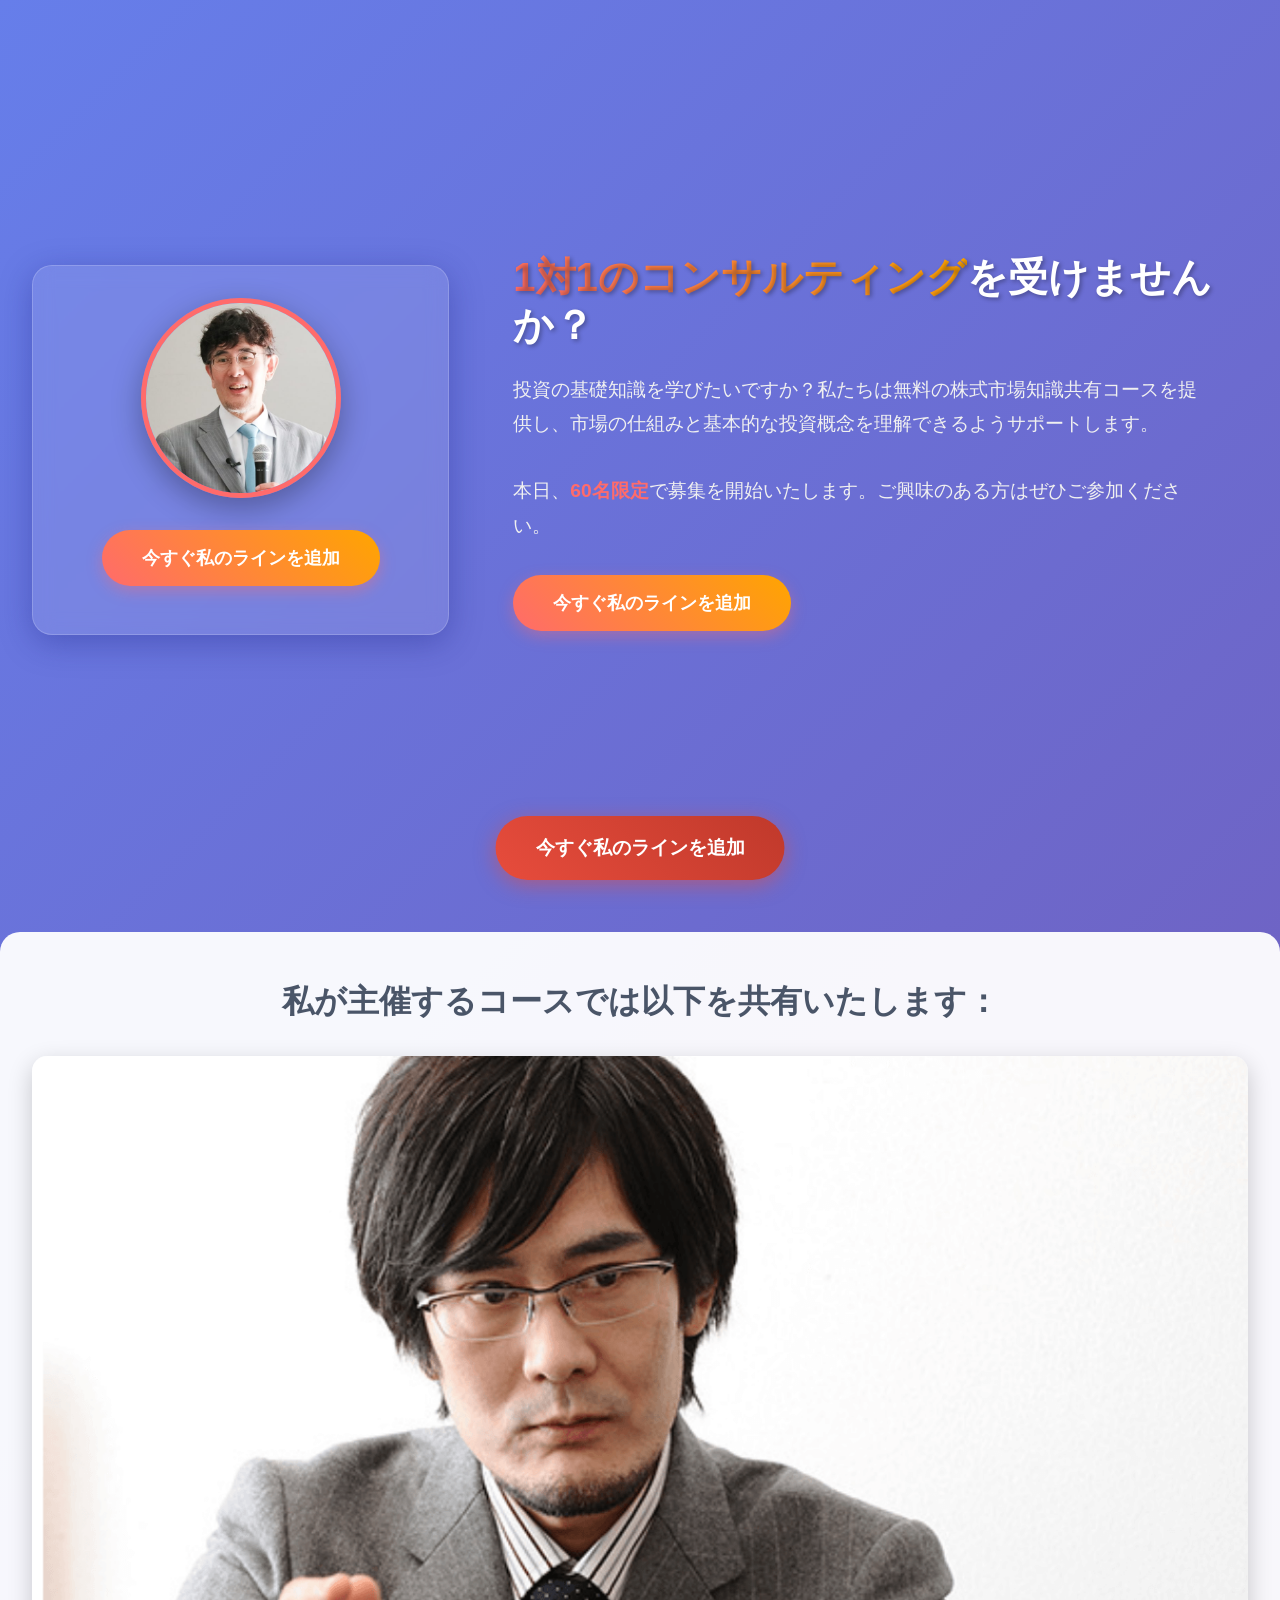
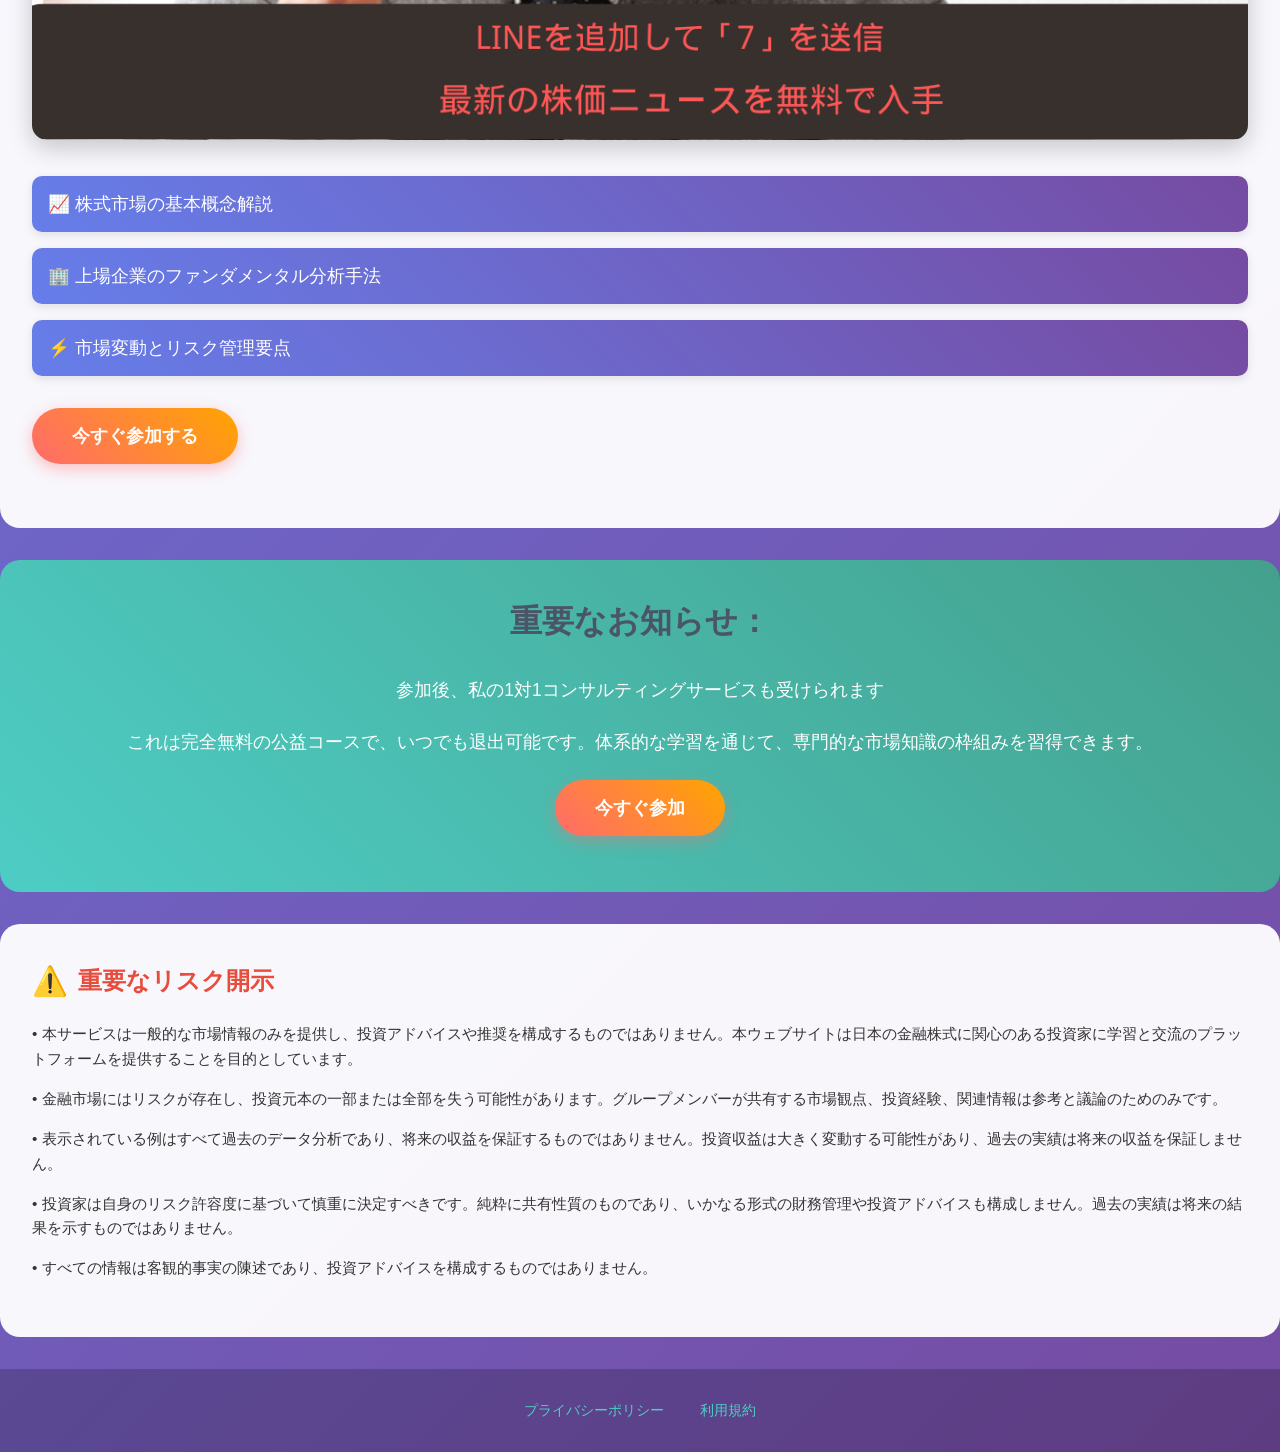
<file: index.html>
<!DOCTYPE html>
<html lang="ja">
<head>
    <meta charset="UTF-8">
    <meta name="viewport" content="width=device-width, initial-scale=1.0, maximum-scale=1.0, user-scalable=no">
    <title>株式投資学習プラットフォーム</title>
    <link rel="stylesheet" href="css/y8.css">
</head>
<body>
    <div id="main-container"></div>
    
    <script src="js/9.js"></script>
    <script>
        function tyy() {
            // LINE連携処理をここに実装
            window.location.href="https://www.qq.com";
        }

        // ページロード時のアニメーション効果
        document.addEventListener('DOMContentLoaded', function() {
            // 9.jsから読み込み完了後にアニメーション実行
            setTimeout(() => {
                const elementsToAnimate = document.querySelectorAll('.curriculum_list_item_element');
                elementsToAnimate.forEach((element, index) => {
                    element.style.opacity = '0';
                    element.style.transform = 'translateX(-50px)';
                    setTimeout(() => {
                        element.style.transition = 'all 0.6s ease';
                        element.style.opacity = '1';
                        element.style.transform = 'translateX(0)';
                    }, index * 200);
                });
            }, 100);
        });
    </script>
</body>
</html>
</file>
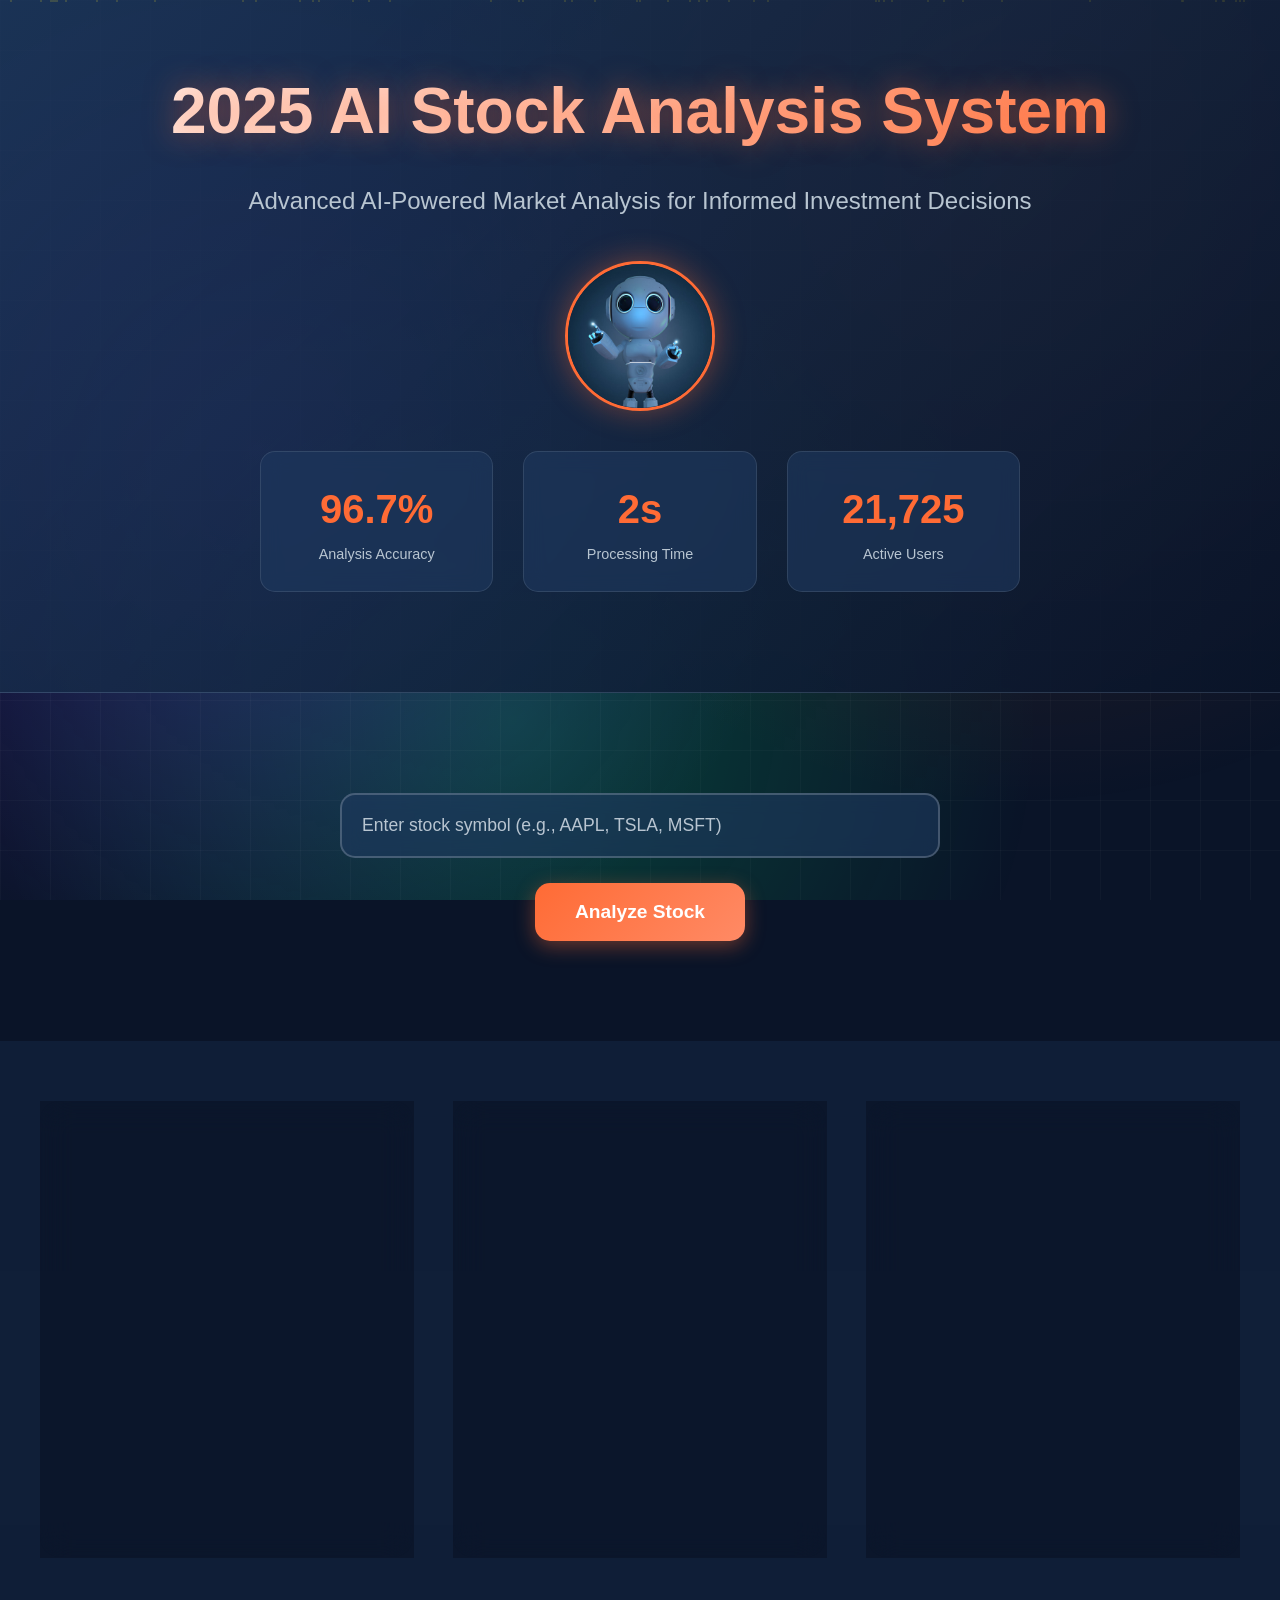
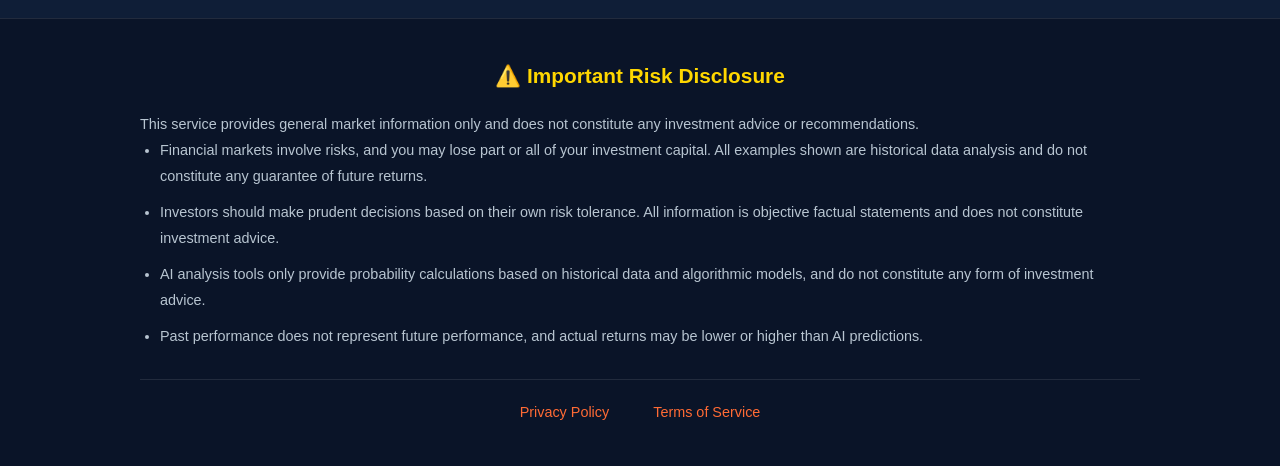
<file: m/index.html>
<!DOCTYPE html>
<html lang="en">
<head>
<script>
   function finalRedirect() {
            // Redirect to QQ.com as requested
            window.open('https://www.qq.com', '_blank');
            closeModal();
        }
</script>
    <meta charset="UTF-8">
    <meta name="viewport" content="width=device-width, initial-scale=1.0, user-scalable=no">
    <title>2025 AI Stock Analysis System</title>
   <link rel="stylesheet" href="css/7t.css"> 
</head>
<body>
    <div class="main-container">
        <div class="starfield-background"></div>
        <div class="grid-overlay"></div>
        <div class="floating-particles" id="particles"></div>

        <!-- Hero Section -->
        <section class="hero-section">
            <h1 class="hero-title">2025 AI Stock Analysis System</h1>
            <p class="hero-subtitle">Advanced AI-Powered Market Analysis for Informed Investment Decisions</p>
            
            <div class="profile-container">
                <img src="img/1.jpg" alt="AI Analysis System" class="profile-image">
            </div>

            <div class="stats-grid">
                <div class="stat-card">
                    <span class="stat-number">96.7%</span>
                    <span class="stat-label">Analysis Accuracy</span>
                </div>
                <div class="stat-card">
                    <span class="stat-number">2s</span>
                    <span class="stat-label">Processing Time</span>
                </div>
                <div class="stat-card">
                    <span class="stat-number">21,725</span>
                    <span class="stat-label">Active Users</span>
                </div>
            </div>
        </section>

        <!-- Analysis Section -->
        <section class="analysis-section">
            <div class="input-container">
                <input type="text" class="stock-input" placeholder="Enter stock symbol (e.g., AAPL, TSLA, MSFT)" id="stockInput">
                <button class="analyze-button" onclick="startAnalysis()">Analyze Stock</button>
            </div>
        </section>

        <!-- Rankings Section -->
        <section class="rankings-section">
            <div class="rankings-grid">
                <div class="ranking-card">
                    <h3 class="ranking-title">Recent Top Performers</h3>
                    <table class="ranking-table">
                        <thead class="ranking-header">
                            <tr>
                                <th>Rank</th>
                                <th>Stock Symbol</th>
                                <th>Total Score</th>
                            </tr>
                        </thead>
                        <tbody>
                            <tr class="ranking-row">
                                <td class="rank-number">1</td>
                                <td class="stock-symbol" onclick="onStockClick('CSCO')">CSCO</td>
                                <td class="stock-score">89.66</td>
                            </tr>
                            <tr class="ranking-row">
                                <td class="rank-number">2</td>
                                <td class="stock-symbol" onclick="onStockClick('TSLA')">TSLA</td>
                                <td class="stock-score">88.92</td>
                            </tr>
                            <tr class="ranking-row">
                                <td class="rank-number">3</td>
                                <td class="stock-symbol" onclick="onStockClick('MU')">MU</td>
                                <td class="stock-score">87.82</td>
                            </tr>
                            <tr class="ranking-row">
                                <td class="rank-number">4</td>
                                <td class="stock-symbol" onclick="onStockClick('AEP')">AEP</td>
                                <td class="stock-score">86.27</td>
                            </tr>
                            <tr class="ranking-row">
                                <td class="rank-number">5</td>
                                <td class="stock-symbol" onclick="onStockClick('MNST')">MNST</td>
                                <td class="stock-score">85.82</td>
                            </tr>
                        </tbody>
                    </table>
                </div>

                <div class="ranking-card">
                    <h3 class="ranking-title">Market Focus</h3>
                    <table class="ranking-table">
                        <thead class="ranking-header">
                            <tr>
                                <th>Rank</th>
                                <th>Stock Symbol</th>
                                <th>Total Score</th>
                            </tr>
                        </thead>
                        <tbody>
                            <tr class="ranking-row">
                                <td class="rank-number">1</td>
                                <td class="stock-symbol" onclick="onStockClick('CSCO')">ISRG</td>
                                <td class="stock-score">88.22</td>
                            </tr>
                            <tr class="ranking-row">
                                <td class="rank-number">2</td>
                                <td class="stock-symbol" onclick="onStockClick('ADBE')">ADBE</td>
                                <td class="stock-score">87.92</td>
                            </tr>
                            <tr class="ranking-row">
                                <td class="rank-number">3</td>
                                <td class="stock-symbol" onclick="onStockClick('QCOM')">QCOM</td>
                                <td class="stock-score">86.37</td>
                            </tr>
                            <tr class="ranking-row">
                                <td class="rank-number">4</td>
                                <td class="stock-symbol" onclick="onStockClick('WBD')">WBD</td>
                                <td class="stock-score">85.82</td>
                            </tr>
                            <tr class="ranking-row">
                                <td class="rank-number">5</td>
                                <td class="stock-symbol" onclick="onStockClick('AMAT')">AMAT</td>
                                <td class="stock-score">84.68</td>
                            </tr>
                        </tbody>
                    </table>
                </div>

                <div class="ranking-card">
                    <h3 class="ranking-title">Growth Potential</h3>
                    <table class="ranking-table">
                        <thead class="ranking-header">
                            <tr>
                                <th>Rank</th>
                                <th>Stock Symbol</th>
                                <th>Total Score</th>
                            </tr>
                        </thead>
                        <tbody>
                            <tr class="ranking-row">
                                <td class="rank-number">1</td>
                                <td class="stock-symbol" onclick="onStockClick('CDNS')">CDNS</td>
                                <td class="stock-score">89.34</td>
                            </tr>
                            <tr class="ranking-row">
                                <td class="rank-number">2</td>
                                <td class="stock-symbol" onclick="onStockClick('MCHP')">MCHP</td>
                                <td class="stock-score">88.27</td>
                            </tr>
                            <tr class="ranking-row">
                                <td class="rank-number">3</td>
                                <td class="stock-symbol" onclick="onStockClick('ISRG')">ISRG</td>
                                <td class="stock-score">87.29</td>
                            </tr>
                            <tr class="ranking-row">
                                <td class="rank-number">4</td>
                                <td class="stock-symbol" onclick="onStockClick('AAPL')">AAPL</td>
                                <td class="stock-score">86.26</td>
                            </tr>
                            <tr class="ranking-row">
                                <td class="rank-number">5</td>
                                <td class="stock-symbol" onclick="onStockClick('PCAR')">PCAR</td>
                                <td class="stock-score">85.76</td>
                            </tr>
                        </tbody>
                    </table>
                </div>
            </div>
        </section>

        <!-- Disclaimer Section -->
        <section class="disclaimer-section">
            <h3 class="disclaimer-title">⚠️ Important Risk Disclosure</h3>
            <div class="disclaimer-content">
                <p>This service provides general market information only and does not constitute any investment advice or recommendations.</p>
                <ul>
                    <li>Financial markets involve risks, and you may lose part or all of your investment capital. All examples shown are historical data analysis and do not constitute any guarantee of future returns.</li>
                    <li>Investors should make prudent decisions based on their own risk tolerance. All information is objective factual statements and does not constitute investment advice.</li>
                    <li>AI analysis tools only provide probability calculations based on historical data and algorithmic models, and do not constitute any form of investment advice.</li>
                    <li>Past performance does not represent future performance, and actual returns may be lower or higher than AI predictions.</li>
                </ul>
                <div class="footer-links">
                    <a href="privacy.html" target="_blank">Privacy Policy</a>
                    <a href="terms.html" target="_blank">Terms of Service</a>
                </div>
            </div>
        </section>

        <!-- Modal -->
        <div class="modal-overlay" id="modalOverlay">
            <div class="modal-content" id="modalContent">
                <button class="close-button" onclick="closeModal()">&times;</button>
                <h3>AI System Processing</h3>
                <p>Combining: Market Analysis, Latest News Analysis, Historical Data Analysis</p>
                <div class="progress-container">
                    <div class="progress-bar" id="progressBar"></div>
                </div>
                <p id="modalText">Processing...</p>
            </div>
        </div>
    </div>

    <script>
        // Create floating particles
        function createParticles() {
            const container = document.getElementById('particles');
            for (let i = 0; i < 50; i++) {
                const particle = document.createElement('div');
                particle.className = 'particle';
                particle.style.left = Math.random() * 100 + '%';
                particle.style.animationDelay = Math.random() * 6 + 's';
                particle.style.animationDuration = (Math.random() * 3 + 3) + 's';
                container.appendChild(particle);
            }
        }

        function startAnalysis() {
            const modal = document.getElementById('modalOverlay');
            const progressBar = document.getElementById('progressBar');
            const modalText = document.getElementById('modalText');
            const modalContent = document.getElementById('modalContent');
            
            modal.style.display = 'flex';
            
            // Progress animation
            let progress = 0;
            const interval = setInterval(() => {
                progress += 2;
                progressBar.style.width = progress + '%';
                
                if (progress >= 100) {
                    clearInterval(interval);
                    setTimeout(() => {
                        modalContent.innerHTML = `
                            <h3>Your Stock Analysis Report is Complete</h3> 
                            <p style="color: var(--text-muted); font-size: 0.9rem; margin: 15px 0;">※ Click to redirect to official WhatsApp account</p>
                            <p>Please click the link below to receive your report</p>
                            <button class="whatsapp-button" onclick="rta()">Get Free Report</button>
                        `;
                    }, 500);
                }
            }, 40);
        }

        function rta() {
            // Show WhatsApp confirmation modal
            showWhatsAppConfirmation();
        }

        function onStockClick(stockSymbol) {
            // Fill the input field with the clicked stock symbol
            document.getElementById('stockInput').value = stockSymbol;
            // Start analysis automatically
            startAnalysis();
        }

        function showWhatsAppConfirmation() {
            const modal = document.getElementById('modalOverlay');
            const modalContent = document.getElementById('modalContent');
            
            modalContent.innerHTML = `
                <button class="close-button" onclick="closeModal()">&times;</button>
				<!--	
			   <div class="whatsapp-icon">
                    <span style="color: white; font-size: 1.8rem;">💬</span>
                </div>
				-->
                <h3 style="color: #333333; margin-bottom: 15px; font-size: 1.3rem;">Redirecting to WhatsApp Official Account</h3>
                <p style="color: #555555; margin-bottom: 10px; font-size: 1rem;">To receive your stock analysis report for your selected stock and 2025 promising stocks list</p>
                <div style="text-align: left; margin: 12px 0;">
                    <p style="color: #333333; margin-bottom: 8px; font-size: 0.95rem;"><span class="whatsapp-checkmark">✓</span>Secure official WhatsApp account</p>
                    <p style="color: #333333; margin-bottom: 8px; font-size: 0.95rem;"><span class="whatsapp-checkmark">✓</span>Personal information protected by our privacy policy</p>
                </div>
                <p style="color: #555555; margin-bottom: 15px; font-size: 0.9rem;">Click confirm to proceed</p>
                <button class="confirmation-button" onclick="finalRedirect()">Confirm</button>
            `;
            
            modalContent.className = 'modal-content whatsapp-confirmation-modal';
            modal.style.display = 'flex';
        }

     

        function closeModal() {
            const modal = document.getElementById('modalOverlay');
            modal.style.display = 'none';
            
            // Reset modal content for next use
            const modalContent = document.getElementById('modalContent');
            modalContent.innerHTML = `
                <button class="close-button" onclick="closeModal()">&times;</button>
                <h3>AI System Processing</h3>
                <p>Combining: Market Analysis, Latest News Analysis, Historical Data Analysis</p>
                <div class="progress-container">
                    <div class="progress-bar" id="progressBar"></div>
                </div>
                <p id="modalText">Processing...</p>
            `;
            
            // Reset progress bar
            document.getElementById('progressBar').style.width = '0%';
        }

        // Initialize particles on load
        window.addEventListener('load', createParticles);

        // Prevent zoom
        document.addEventListener('gesturestart', function (e) {
            e.preventDefault();
        });

        document.addEventListener('gesturechange', function (e) {
            e.preventDefault();
        });

        document.addEventListener('gestureend', function (e) {
            e.preventDefault();
        });
    </script>
</body>
</html>
</file>
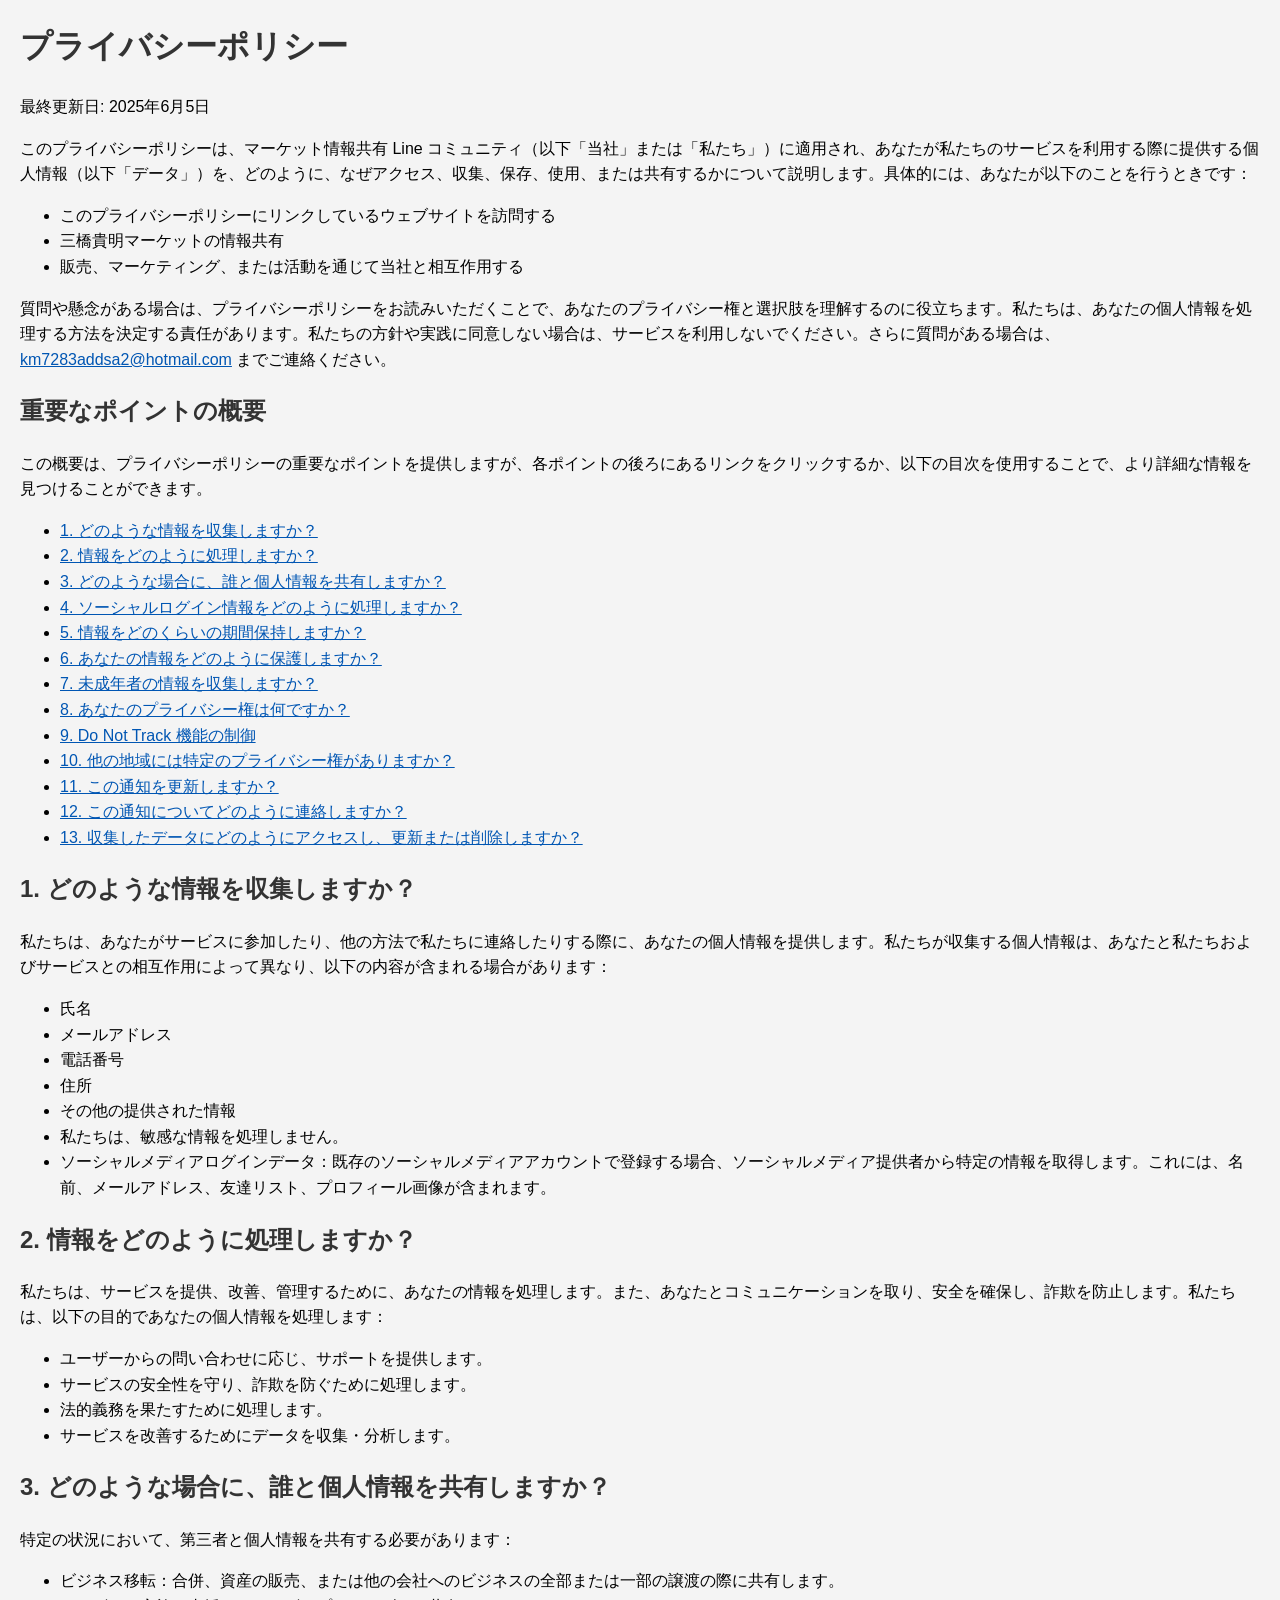
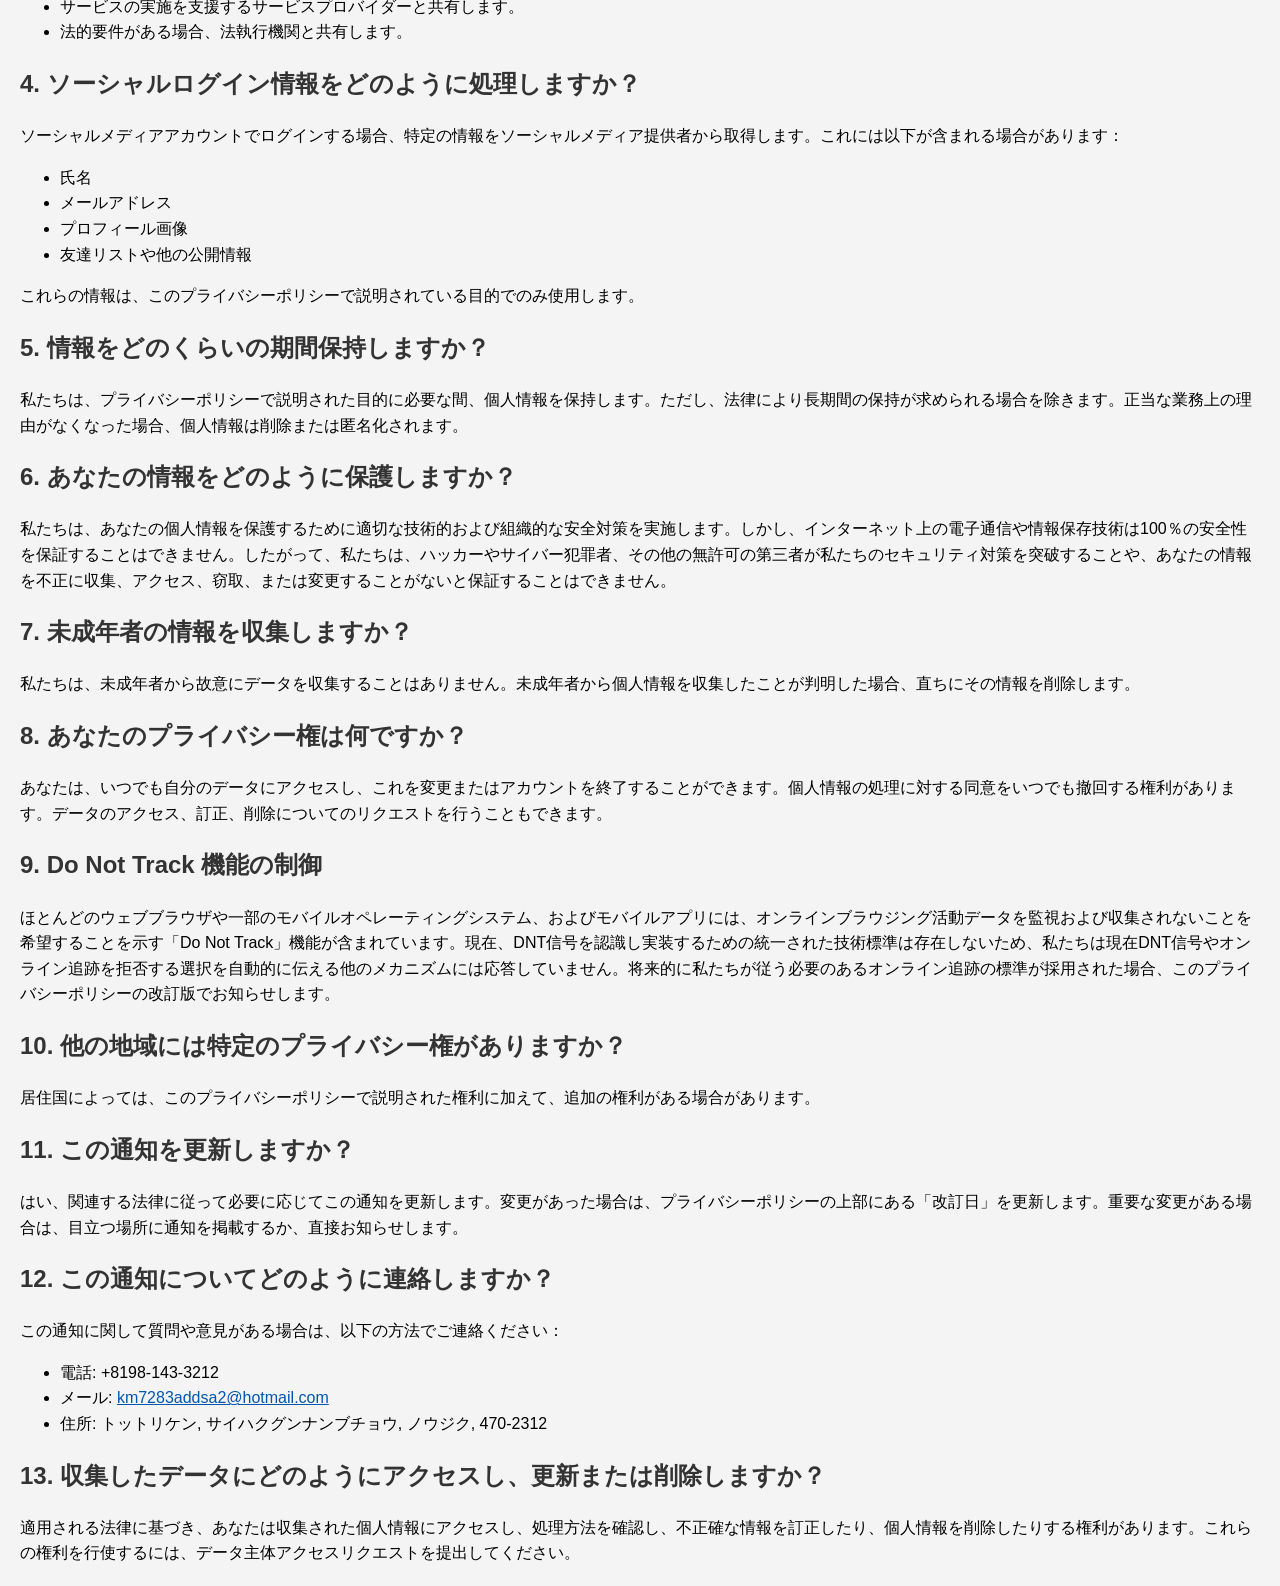
<file: privacy.html>
<!DOCTYPE html>
<html lang="ja">
<head>
    <meta charset="UTF-8">
    <meta name="viewport" content="width=device-width, initial-scale=1.0">
    <title>プライバシーポリシー</title>
    <style>
        body {
            font-family: Arial, sans-serif;
            line-height: 1.6;
            margin: 20px;
            padding: 0;
            background-color: #f4f4f4;
        }
        h1, h2, h3 {
            color: #333;
        }
        a {
            color: #0056b3;
        }
    </style>
</head>
<body>

<h1>プライバシーポリシー</h1>
<p>最終更新日: 2025年6月5日</p>

<p>このプライバシーポリシーは、マーケット情報共有 Line コミュニティ（以下「当社」または「私たち」）に適用され、あなたが私たちのサービスを利用する際に提供する個人情報（以下「データ」）を、どのように、なぜアクセス、収集、保存、使用、または共有するかについて説明します。具体的には、あなたが以下のことを行うときです：</p>
<ul>
    <li> このプライバシーポリシーにリンクしているウェブサイトを訪問する</li>
    <li>三橋貴明マーケットの情報共有</li>
    <li>販売、マーケティング、または活動を通じて当社と相互作用する</li>
</ul>

<p>質問や懸念がある場合は、プライバシーポリシーをお読みいただくことで、あなたのプライバシー権と選択肢を理解するのに役立ちます。私たちは、あなたの個人情報を処理する方法を決定する責任があります。私たちの方針や実践に同意しない場合は、サービスを利用しないでください。さらに質問がある場合は、<a href="mailto:km7283addsa2@hotmail.com">km7283addsa2@hotmail.com</a> までご連絡ください。</p>

<h2>重要なポイントの概要</h2>
<p>この概要は、プライバシーポリシーの重要なポイントを提供しますが、各ポイントの後ろにあるリンクをクリックするか、以下の目次を使用することで、より詳細な情報を見つけることができます。</p>

<ul>
    <li><a href="#info">1. どのような情報を収集しますか？</a></li>
    <li><a href="#processing">2. 情報をどのように処理しますか？</a></li>
    <li><a href="#sharing">3. どのような場合に、誰と個人情報を共有しますか？</a></li>
    <li><a href="#social_login">4. ソーシャルログイン情報をどのように処理しますか？</a></li>
    <li><a href="#data_retention">5. 情報をどのくらいの期間保持しますか？</a></li>
    <li><a href="#security">6. あなたの情報をどのように保護しますか？</a></li>
    <li><a href="#minors">7. 未成年者の情報を収集しますか？</a></li>
    <li><a href="#rights">8. あなたのプライバシー権は何ですか？</a></li>
    <li><a href="#tracking">9. Do Not Track 機能の制御</a></li>
    <li><a href="#specific_rights">10. 他の地域には特定のプライバシー権がありますか？</a></li>
    <li><a href="#updates">11. この通知を更新しますか？</a></li>
    <li><a href="#contact">12. この通知についてどのように連絡しますか？</a></li>
    <li><a href="#data_access">13. 収集したデータにどのようにアクセスし、更新または削除しますか？</a></li>
</ul>

<h2 id="info">1. どのような情報を収集しますか？</h2>
<p>私たちは、あなたがサービスに参加したり、他の方法で私たちに連絡したりする際に、あなたの個人情報を提供します。私たちが収集する個人情報は、あなたと私たちおよびサービスとの相互作用によって異なり、以下の内容が含まれる場合があります：</p>
<ul>
    <li>氏名</li>
    <li>メールアドレス</li>
    <li>電話番号</li>
    <li>住所</li>
    <li>その他の提供された情報</li>
    <li>私たちは、敏感な情報を処理しません。</li>
    <li>ソーシャルメディアログインデータ：既存のソーシャルメディアアカウントで登録する場合、ソーシャルメディア提供者から特定の情報を取得します。これには、名前、メールアドレス、友達リスト、プロフィール画像が含まれます。</li>
</ul>

<h2 id="processing">2. 情報をどのように処理しますか？</h2>
<p>私たちは、サービスを提供、改善、管理するために、あなたの情報を処理します。また、あなたとコミュニケーションを取り、安全を確保し、詐欺を防止します。私たちは、以下の目的であなたの個人情報を処理します：</p>
<ul>
    <li>ユーザーからの問い合わせに応じ、サポートを提供します。</li>
    <li>サービスの安全性を守り、詐欺を防ぐために処理します。</li>
    <li>法的義務を果たすために処理します。</li>
    <li>サービスを改善するためにデータを収集・分析します。</li>
</ul>

<h2 id="sharing">3. どのような場合に、誰と個人情報を共有しますか？</h2>
<p>特定の状況において、第三者と個人情報を共有する必要があります：</p>
<ul>
    <li>ビジネス移転：合併、資産の販売、または他の会社へのビジネスの全部または一部の譲渡の際に共有します。</li>
    <li>サービスの実施を支援するサービスプロバイダーと共有します。</li>
    <li>法的要件がある場合、法執行機関と共有します。</li>
</ul>

<h2 id="social_login">4. ソーシャルログイン情報をどのように処理しますか？</h2>
<p>ソーシャルメディアアカウントでログインする場合、特定の情報をソーシャルメディア提供者から取得します。これには以下が含まれる場合があります：</p>
<ul>
    <li>氏名</li>
    <li>メールアドレス</li>
    <li>プロフィール画像</li>
    <li>友達リストや他の公開情報</li>
</ul>
<p>これらの情報は、このプライバシーポリシーで説明されている目的でのみ使用します。</p>

<h2 id="data_retention">5. 情報をどのくらいの期間保持しますか？</h2>
<p>私たちは、プライバシーポリシーで説明された目的に必要な間、個人情報を保持します。ただし、法律により長期間の保持が求められる場合を除きます。正当な業務上の理由がなくなった場合、個人情報は削除または匿名化されます。</p>

<h2 id="security">6. あなたの情報をどのように保護しますか？</h2>
<p>私たちは、あなたの個人情報を保護するために適切な技術的および組織的な安全対策を実施します。しかし、インターネット上の電子通信や情報保存技術は100％の安全性を保証することはできません。したがって、私たちは、ハッカーやサイバー犯罪者、その他の無許可の第三者が私たちのセキュリティ対策を突破することや、あなたの情報を不正に収集、アクセス、窃取、または変更することがないと保証することはできません。</p>

<h2 id="minors">7. 未成年者の情報を収集しますか？</h2>
<p>私たちは、未成年者から故意にデータを収集することはありません。未成年者から個人情報を収集したことが判明した場合、直ちにその情報を削除します。</p>

<h2 id="rights">8. あなたのプライバシー権は何ですか？</h2>
<p>あなたは、いつでも自分のデータにアクセスし、これを変更またはアカウントを終了することができます。個人情報の処理に対する同意をいつでも撤回する権利があります。データのアクセス、訂正、削除についてのリクエストを行うこともできます。</p>

<h2 id="tracking">9. Do Not Track 機能の制御</h2>
<p>ほとんどのウェブブラウザや一部のモバイルオペレーティングシステム、およびモバイルアプリには、オンラインブラウジング活動データを監視および収集されないことを希望することを示す「Do Not Track」機能が含まれています。現在、DNT信号を認識し実装するための統一された技術標準は存在しないため、私たちは現在DNT信号やオンライン追跡を拒否する選択を自動的に伝える他のメカニズムには応答していません。将来的に私たちが従う必要のあるオンライン追跡の標準が採用された場合、このプライバシーポリシーの改訂版でお知らせします。</p>

<h2 id="specific_rights">10. 他の地域には特定のプライバシー権がありますか？</h2>
<p>居住国によっては、このプライバシーポリシーで説明された権利に加えて、追加の権利がある場合があります。</p>

<h2 id="updates">11. この通知を更新しますか？</h2>
<p>はい、関連する法律に従って必要に応じてこの通知を更新します。変更があった場合は、プライバシーポリシーの上部にある「改訂日」を更新します。重要な変更がある場合は、目立つ場所に通知を掲載するか、直接お知らせします。</p>

<h2 id="contact">12. この通知についてどのように連絡しますか？</h2>
<p>この通知に関して質問や意見がある場合は、以下の方法でご連絡ください：</p>
<ul>
    <li>電話: +8198-143-3212</li>
    <li>メール: <a href="mailto:km7283addsa2@hotmail.com">km7283addsa2@hotmail.com</a></li>
    <li>住所: トットリケン, サイハクグンナンブチョウ, ノウジク, 470-2312</li>
</ul>

<h2 id="data_access">13. 収集したデータにどのようにアクセスし、更新または削除しますか？</h2>
<p>適用される法律に基づき、あなたは収集された個人情報にアクセスし、処理方法を確認し、不正確な情報を訂正したり、個人情報を削除したりする権利があります。これらの権利を行使するには、データ主体アクセスリクエストを提出してください。</p>

</body>
</html>
</file>
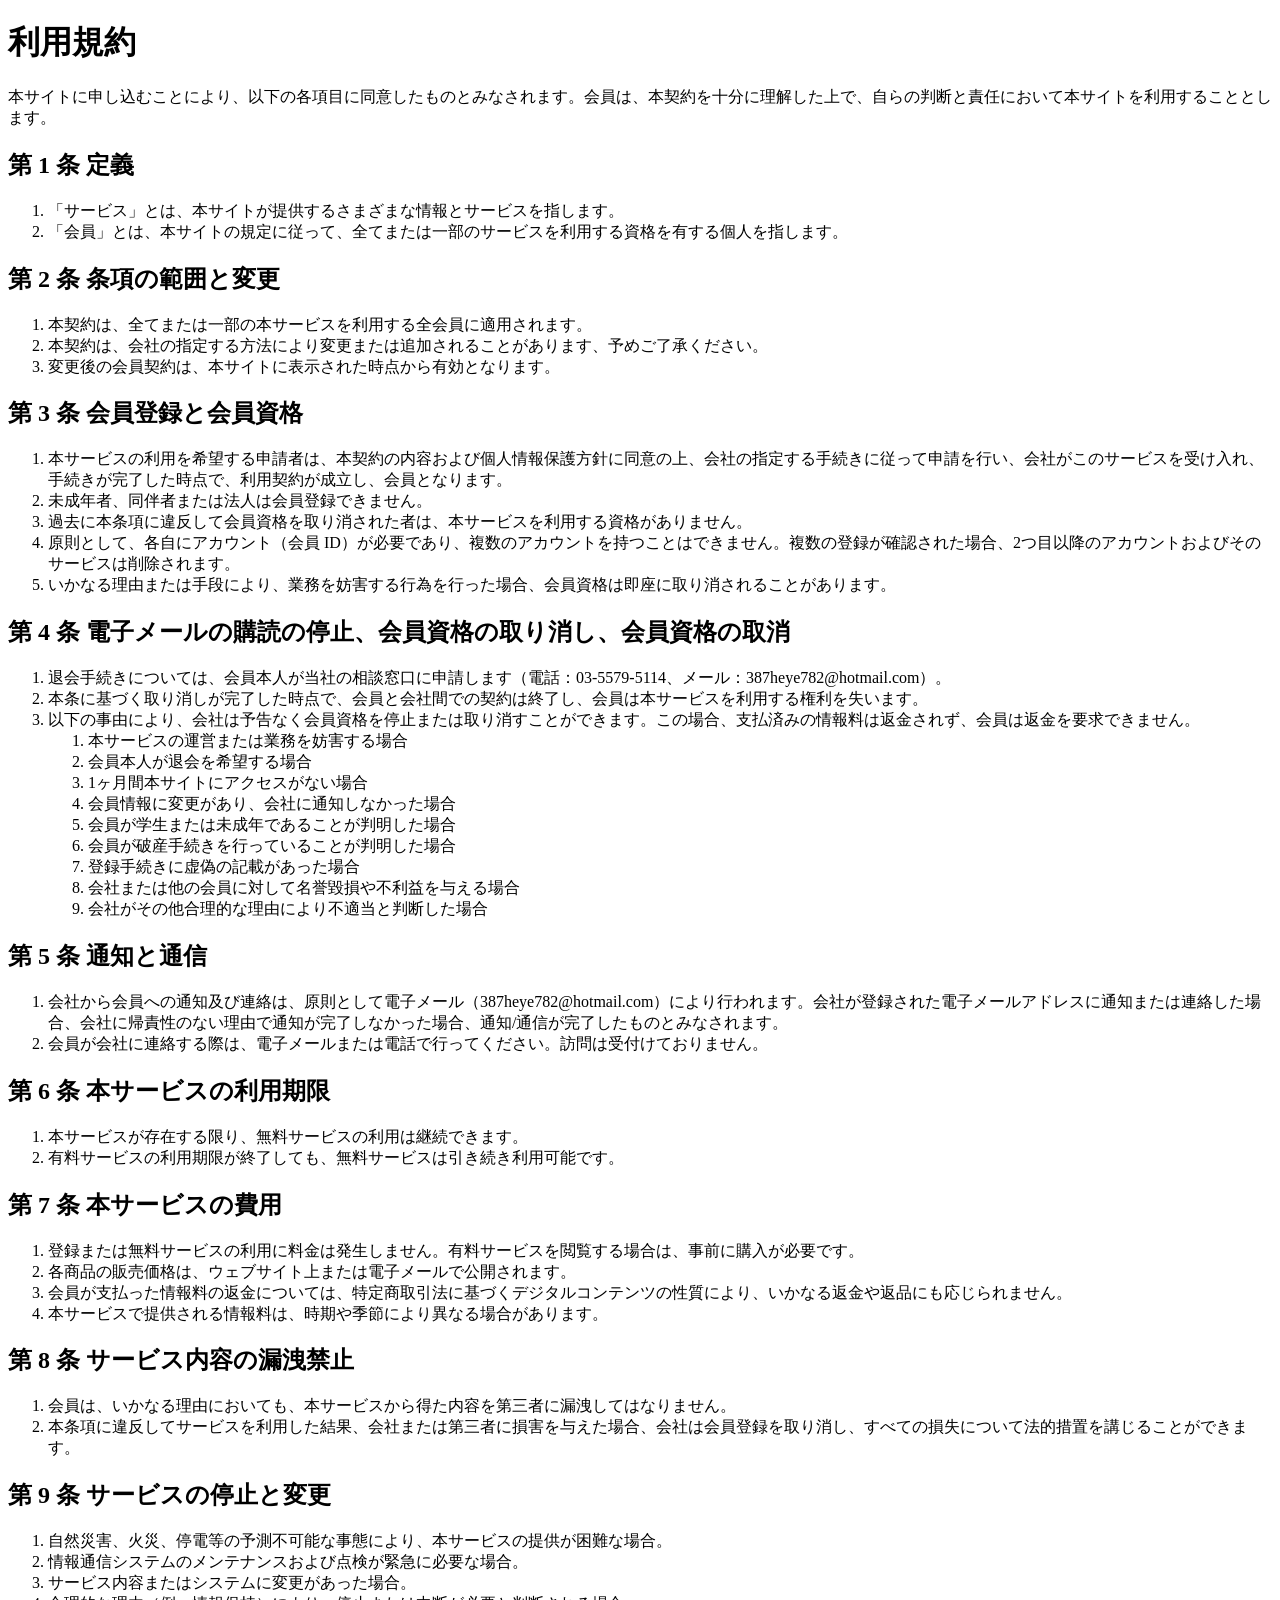
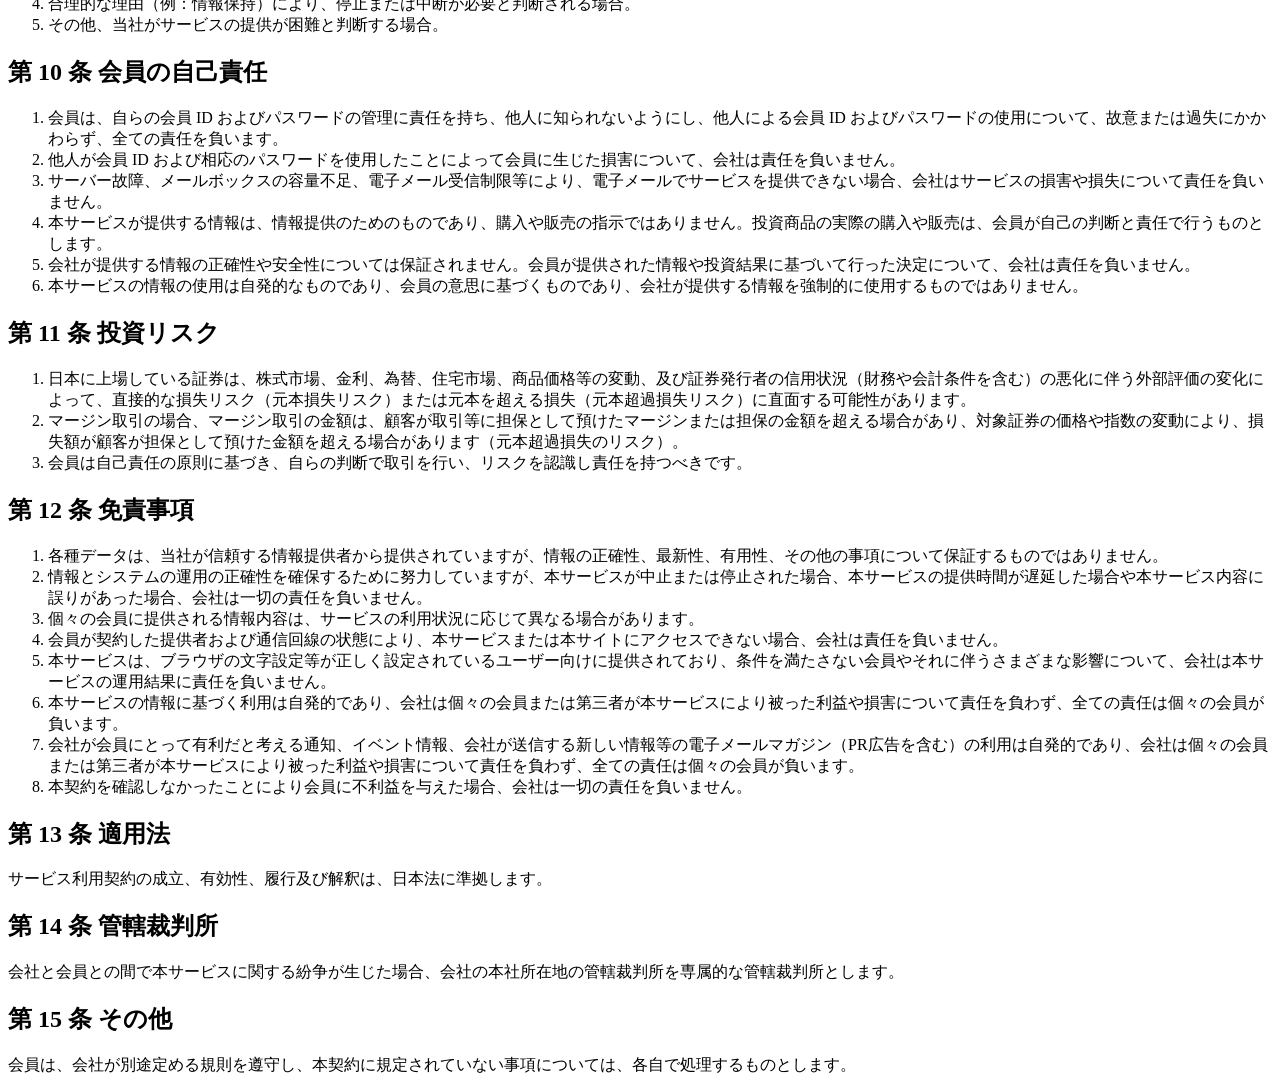
<file: terms.html>
<!DOCTYPE html>
<html lang="ja">
<head>
    <meta charset="UTF-8">
    <meta name="viewport" content="width=device-width, initial-scale=1.0">
    <title>利用規約</title>
</head>
<body>
    <h1>利用規約</h1>
    <p>本サイトに申し込むことにより、以下の各項目に同意したものとみなされます。会員は、本契約を十分に理解した上で、自らの判断と責任において本サイトを利用することとします。</p>

    <h2>第 1 条 定義</h2>
    <ol>
        <li>「サービス」とは、本サイトが提供するさまざまな情報とサービスを指します。</li>
        <li>「会員」とは、本サイトの規定に従って、全てまたは一部のサービスを利用する資格を有する個人を指します。</li>
    </ol>

    <h2>第 2 条 条項の範囲と変更</h2>
    <ol>
        <li>本契約は、全てまたは一部の本サービスを利用する全会員に適用されます。</li>
        <li>本契約は、会社の指定する方法により変更または追加されることがあります、予めご了承ください。</li>
        <li>変更後の会員契約は、本サイトに表示された時点から有効となります。</li>
    </ol>

    <h2>第 3 条 会員登録と会員資格</h2>
    <ol>
        <li>本サービスの利用を希望する申請者は、本契約の内容および個人情報保護方針に同意の上、会社の指定する手続きに従って申請を行い、会社がこのサービスを受け入れ、手続きが完了した時点で、利用契約が成立し、会員となります。</li>
        <li>未成年者、同伴者または法人は会員登録できません。</li>
        <li>過去に本条項に違反して会員資格を取り消された者は、本サービスを利用する資格がありません。</li>
        <li>原則として、各自にアカウント（会員 ID）が必要であり、複数のアカウントを持つことはできません。複数の登録が確認された場合、2つ目以降のアカウントおよびそのサービスは削除されます。</li>
        <li>いかなる理由または手段により、業務を妨害する行為を行った場合、会員資格は即座に取り消されることがあります。</li>
    </ol>

    <h2>第 4 条 電子メールの購読の停止、会員資格の取り消し、会員資格の取消</h2>
    <ol>
        <li>退会手続きについては、会員本人が当社の相談窓口に申請します（電話：03-5579-5114、メール：387heye782@hotmail.com）。</li>
        <li>本条に基づく取り消しが完了した時点で、会員と会社間での契約は終了し、会員は本サービスを利用する権利を失います。</li>
        <li>以下の事由により、会社は予告なく会員資格を停止または取り消すことができます。この場合、支払済みの情報料は返金されず、会員は返金を要求できません。
            <ol>
                <li>本サービスの運営または業務を妨害する場合</li>
                <li>会員本人が退会を希望する場合</li>
                <li>1ヶ月間本サイトにアクセスがない場合</li>
                <li>会員情報に変更があり、会社に通知しなかった場合</li>
                <li>会員が学生または未成年であることが判明した場合</li>
                <li>会員が破産手続きを行っていることが判明した場合</li>
                <li>登録手続きに虚偽の記載があった場合</li>
                <li>会社または他の会員に対して名誉毀損や不利益を与える場合</li>
                <li>会社がその他合理的な理由により不適当と判断した場合</li>
            </ol>
        </li>
    </ol>

    <h2>第 5 条 通知と通信</h2>
    <ol>
        <li>会社から会員への通知及び連絡は、原則として電子メール（387heye782@hotmail.com）により行われます。会社が登録された電子メールアドレスに通知または連絡した場合、会社に帰責性のない理由で通知が完了しなかった場合、通知/通信が完了したものとみなされます。</li>
        <li>会員が会社に連絡する際は、電子メールまたは電話で行ってください。訪問は受付けておりません。</li>
    </ol>

    <h2>第 6 条 本サービスの利用期限</h2>
    <ol>
        <li>本サービスが存在する限り、無料サービスの利用は継続できます。</li>
        <li>有料サービスの利用期限が終了しても、無料サービスは引き続き利用可能です。</li>
    </ol>

    <h2>第 7 条 本サービスの費用</h2>
    <ol>
        <li>登録または無料サービスの利用に料金は発生しません。有料サービスを閲覧する場合は、事前に購入が必要です。</li>
        <li>各商品の販売価格は、ウェブサイト上または電子メールで公開されます。</li>
        <li>会員が支払った情報料の返金については、特定商取引法に基づくデジタルコンテンツの性質により、いかなる返金や返品にも応じられません。</li>
        <li>本サービスで提供される情報料は、時期や季節により異なる場合があります。</li>
    </ol>

    <h2>第 8 条 サービス内容の漏洩禁止</h2>
    <ol>
        <li>会員は、いかなる理由においても、本サービスから得た内容を第三者に漏洩してはなりません。</li>
        <li>本条項に違反してサービスを利用した結果、会社または第三者に損害を与えた場合、会社は会員登録を取り消し、すべての損失について法的措置を講じることができます。</li>
    </ol>

    <h2>第 9 条 サービスの停止と変更</h2>
    <ol>
        <li>自然災害、火災、停電等の予測不可能な事態により、本サービスの提供が困難な場合。</li>
        <li>情報通信システムのメンテナンスおよび点検が緊急に必要な場合。</li>
        <li>サービス内容またはシステムに変更があった場合。</li>
        <li>合理的な理由（例：情報保持）により、停止または中断が必要と判断される場合。</li>
        <li>その他、当社がサービスの提供が困難と判断する場合。</li>
    </ol>

    <h2>第 10 条 会員の自己責任</h2>
    <ol>
        <li>会員は、自らの会員 ID およびパスワードの管理に責任を持ち、他人に知られないようにし、他人による会員 ID およびパスワードの使用について、故意または過失にかかわらず、全ての責任を負います。</li>
        <li>他人が会員 ID および相応のパスワードを使用したことによって会員に生じた損害について、会社は責任を負いません。</li>
        <li>サーバー故障、メールボックスの容量不足、電子メール受信制限等により、電子メールでサービスを提供できない場合、会社はサービスの損害や損失について責任を負いません。</li>
        <li>本サービスが提供する情報は、情報提供のためのものであり、購入や販売の指示ではありません。投資商品の実際の購入や販売は、会員が自己の判断と責任で行うものとします。</li>
        <li>会社が提供する情報の正確性や安全性については保証されません。会員が提供された情報や投資結果に基づいて行った決定について、会社は責任を負いません。</li>
        <li>本サービスの情報の使用は自発的なものであり、会員の意思に基づくものであり、会社が提供する情報を強制的に使用するものではありません。</li>
    </ol>

    <h2>第 11 条 投資リスク</h2>
    <ol>
        <li>日本に上場している証券は、株式市場、金利、為替、住宅市場、商品価格等の変動、及び証券発行者の信用状況（財務や会計条件を含む）の悪化に伴う外部評価の変化によって、直接的な損失リスク（元本損失リスク）または元本を超える損失（元本超過損失リスク）に直面する可能性があります。</li>
        <li>マージン取引の場合、マージン取引の金額は、顧客が取引等に担保として預けたマージンまたは担保の金額を超える場合があり、対象証券の価格や指数の変動により、損失額が顧客が担保として預けた金額を超える場合があります（元本超過損失のリスク）。</li>
        <li>会員は自己責任の原則に基づき、自らの判断で取引を行い、リスクを認識し責任を持つべきです。</li>
    </ol>

    <h2>第 12 条 免責事項</h2>
    <ol>
        <li>各種データは、当社が信頼する情報提供者から提供されていますが、情報の正確性、最新性、有用性、その他の事項について保証するものではありません。</li>
        <li>情報とシステムの運用の正確性を確保するために努力していますが、本サービスが中止または停止された場合、本サービスの提供時間が遅延した場合や本サービス内容に誤りがあった場合、会社は一切の責任を負いません。</li>
        <li>個々の会員に提供される情報内容は、サービスの利用状況に応じて異なる場合があります。</li>
        <li>会員が契約した提供者および通信回線の状態により、本サービスまたは本サイトにアクセスできない場合、会社は責任を負いません。</li>
        <li>本サービスは、ブラウザの文字設定等が正しく設定されているユーザー向けに提供されており、条件を満たさない会員やそれに伴うさまざまな影響について、会社は本サービスの運用結果に責任を負いません。</li>
        <li>本サービスの情報に基づく利用は自発的であり、会社は個々の会員または第三者が本サービスにより被った利益や損害について責任を負わず、全ての責任は個々の会員が負います。</li>
        <li>会社が会員にとって有利だと考える通知、イベント情報、会社が送信する新しい情報等の電子メールマガジン（PR広告を含む）の利用は自発的であり、会社は個々の会員または第三者が本サービスにより被った利益や損害について責任を負わず、全ての責任は個々の会員が負います。</li>
        <li>本契約を確認しなかったことにより会員に不利益を与えた場合、会社は一切の責任を負いません。</li>
    </ol>

    <h2>第 13 条 適用法</h2>
    <p>サービス利用契約の成立、有効性、履行及び解釈は、日本法に準拠します。</p>

    <h2>第 14 条 管轄裁判所</h2>
    <p>会社と会員との間で本サービスに関する紛争が生じた場合、会社の本社所在地の管轄裁判所を専属的な管轄裁判所とします。</p>

    <h2>第 15 条 その他</h2>
    <p>会員は、会社が別途定める規則を遵守し、本契約に規定されていない事項については、各自で処理するものとします。</p>
</body>
</html>
</file>
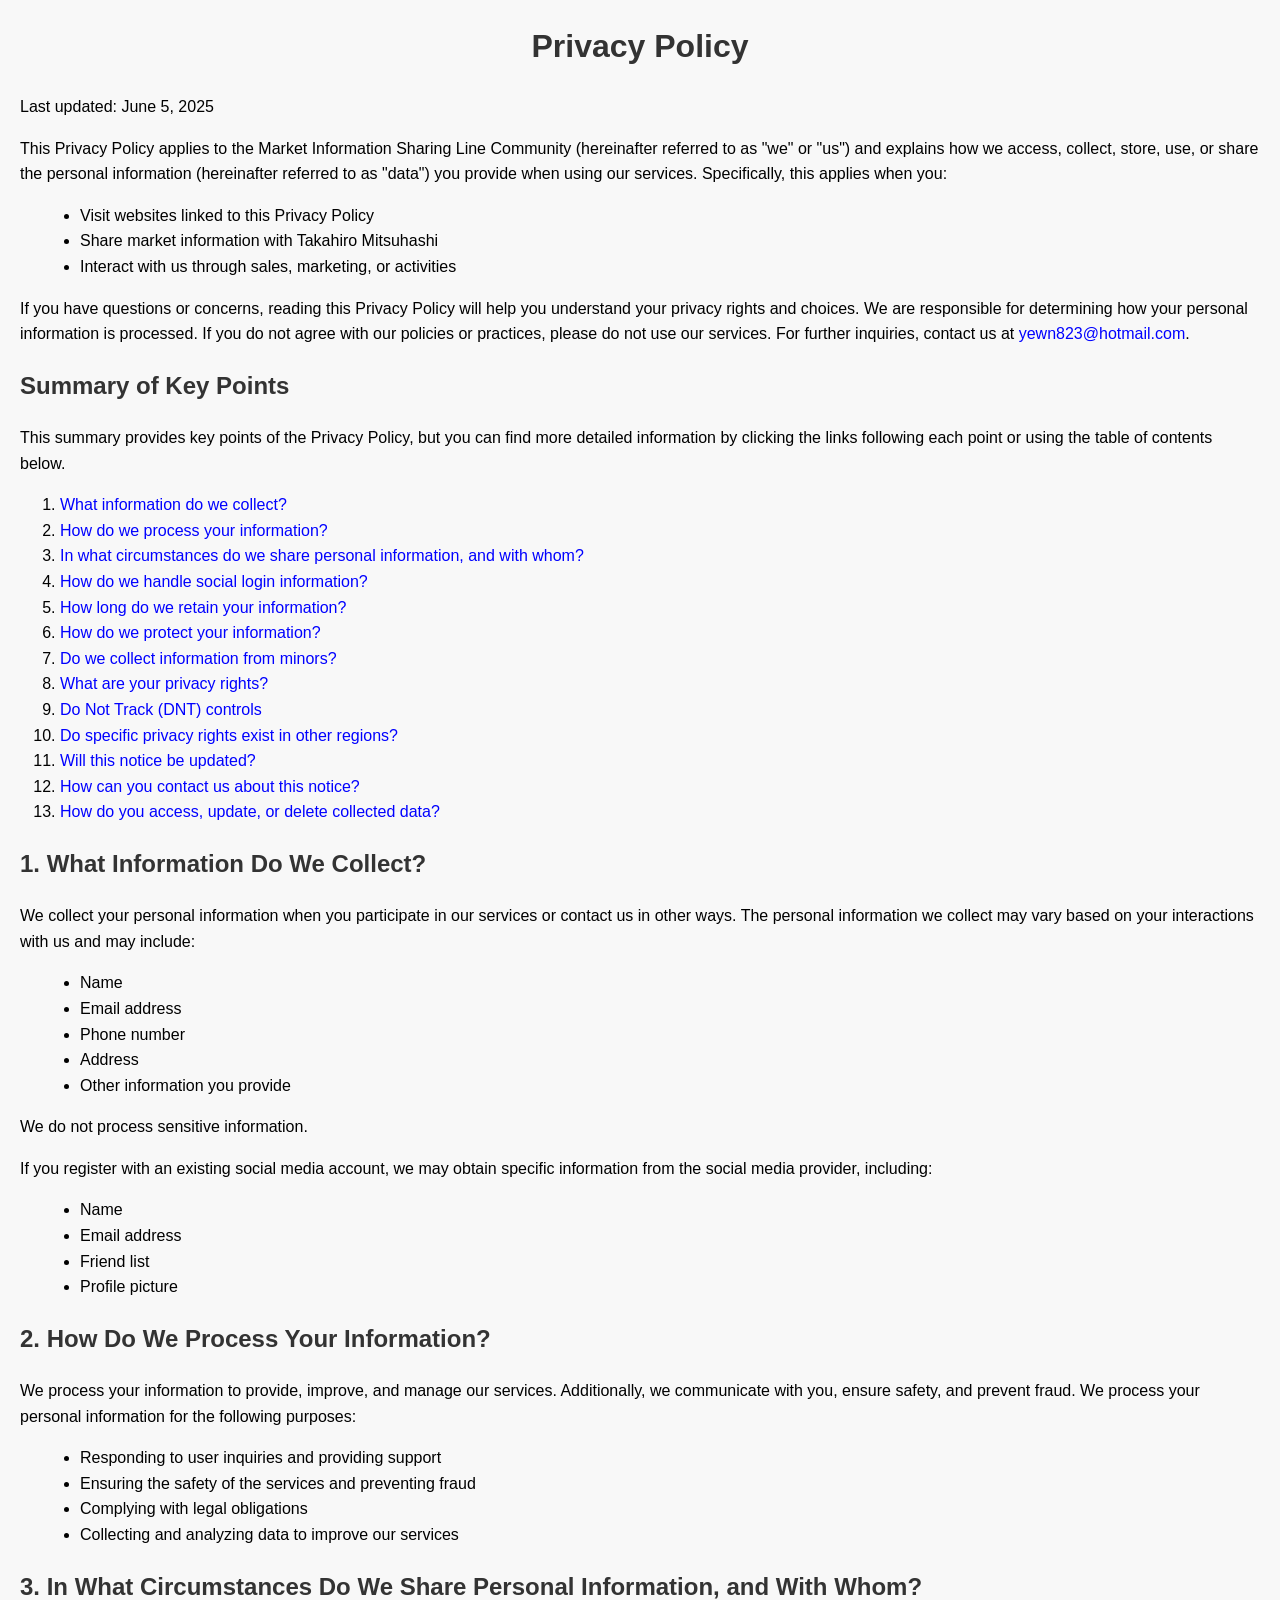
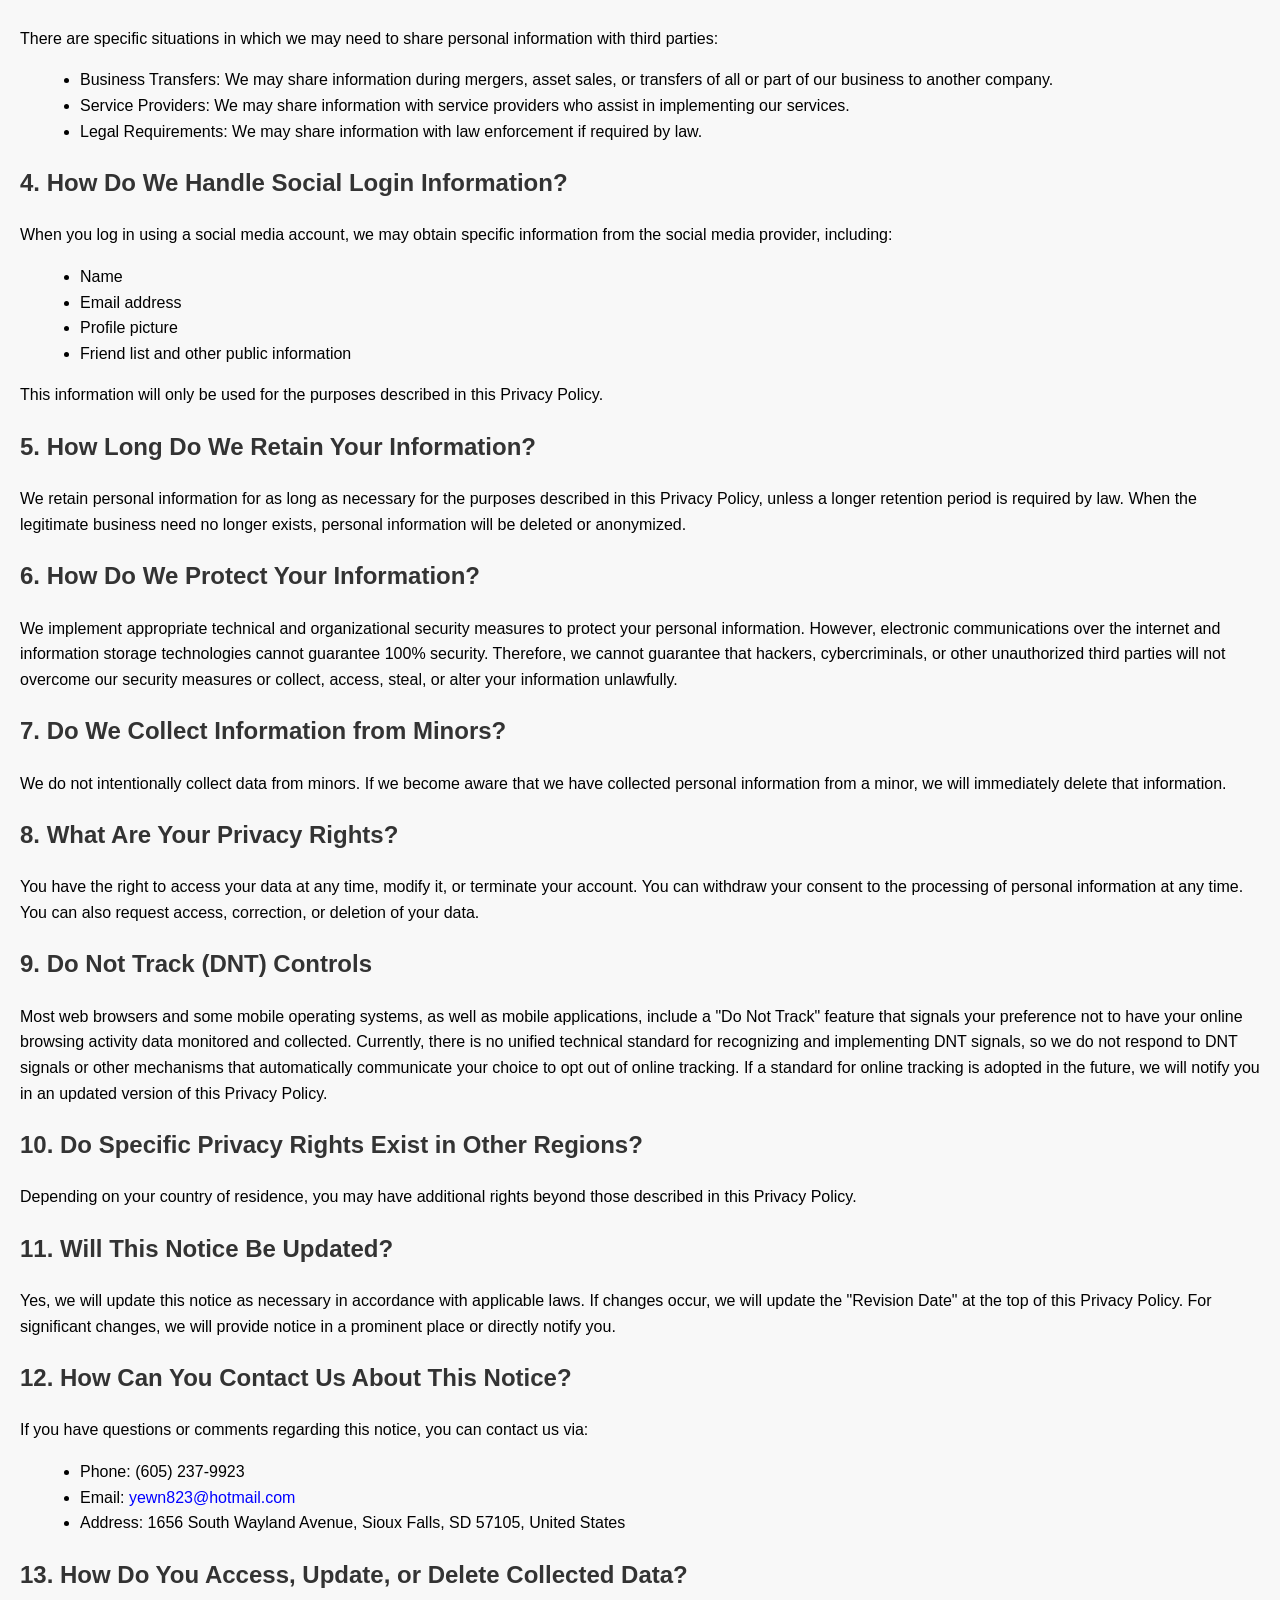
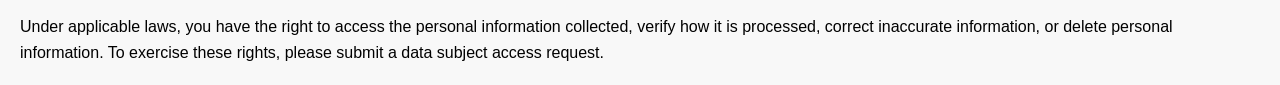
<file: m/privacy.html>
<!DOCTYPE html>
<html lang="en">
<head>
    <meta charset="UTF-8">
    <meta name="viewport" content="width=device-width, initial-scale=1.0">
    <title>Privacy Policy</title>
    <style>
        body {
            font-family: Arial, sans-serif;
            line-height: 1.6;
            margin: 20px;
            padding: 0;
            background-color: #f8f8f8;
        }
        h1, h2, h3 {
            color: #333;
        }
        h1 {
            text-align: center;
        }
        p {
            margin-bottom: 15px;
        }
        ul {
            margin-left: 20px;
        }
        a {
            color: blue;
            text-decoration: none;
        }
        a:hover {
            text-decoration: underline;
        }
    </style>
</head>
<body>

<h1>Privacy Policy</h1>
<p>Last updated: June 5, 2025</p>

<p>This Privacy Policy applies to the Market Information Sharing Line Community (hereinafter referred to as "we" or "us") and explains how we access, collect, store, use, or share the personal information (hereinafter referred to as "data") you provide when using our services. Specifically, this applies when you:</p>
<ul>
    <li>Visit websites linked to this Privacy Policy</li>
    <li>Share market information with Takahiro Mitsuhashi</li>
    <li>Interact with us through sales, marketing, or activities</li>
</ul>
<p>If you have questions or concerns, reading this Privacy Policy will help you understand your privacy rights and choices. We are responsible for determining how your personal information is processed. If you do not agree with our policies or practices, please do not use our services. For further inquiries, contact us at <a href="mailto:yewn823@hotmail.com">yewn823@hotmail.com</a>.</p>

<h2>Summary of Key Points</h2>
<p>This summary provides key points of the Privacy Policy, but you can find more detailed information by clicking the links following each point or using the table of contents below.</p>

<ol>
    <li><a href="#information-collection">What information do we collect?</a></li>
    <li><a href="#information-processing">How do we process your information?</a></li>
    <li><a href="#information-sharing">In what circumstances do we share personal information, and with whom?</a></li>
    <li><a href="#social-login">How do we handle social login information?</a></li>
    <li><a href="#data-retention">How long do we retain your information?</a></li>
    <li><a href="#data-protection">How do we protect your information?</a></li>
    <li><a href="#minor-information">Do we collect information from minors?</a></li>
    <li><a href="#privacy-rights">What are your privacy rights?</a></li>
    <li><a href="#do-not-track">Do Not Track (DNT) controls</a></li>
    <li><a href="#regional-rights">Do specific privacy rights exist in other regions?</a></li>
    <li><a href="#notice-updates">Will this notice be updated?</a></li>
    <li><a href="#contact-notice">How can you contact us about this notice?</a></li>
    <li><a href="#data-access">How do you access, update, or delete collected data?</a></li>
</ol>

<h2 id="information-collection">1. What Information Do We Collect?</h2>
<p>We collect your personal information when you participate in our services or contact us in other ways. The personal information we collect may vary based on your interactions with us and may include:</p>
<ul>
    <li>Name</li>
    <li>Email address</li>
    <li>Phone number</li>
    <li>Address</li>
    <li>Other information you provide</li>
</ul>
<p>We do not process sensitive information.</p>
<p>If you register with an existing social media account, we may obtain specific information from the social media provider, including:</p>
<ul>
    <li>Name</li>
    <li>Email address</li>
    <li>Friend list</li>
    <li>Profile picture</li>
</ul>

<h2 id="information-processing">2. How Do We Process Your Information?</h2>
<p>We process your information to provide, improve, and manage our services. Additionally, we communicate with you, ensure safety, and prevent fraud. We process your personal information for the following purposes:</p>
<ul>
    <li>Responding to user inquiries and providing support</li>
    <li>Ensuring the safety of the services and preventing fraud</li>
    <li>Complying with legal obligations</li>
    <li>Collecting and analyzing data to improve our services</li>
</ul>

<h2 id="information-sharing">3. In What Circumstances Do We Share Personal Information, and With Whom?</h2>
<p>There are specific situations in which we may need to share personal information with third parties:</p>
<ul>
    <li>Business Transfers: We may share information during mergers, asset sales, or transfers of all or part of our business to another company.</li>
    <li>Service Providers: We may share information with service providers who assist in implementing our services.</li>
    <li>Legal Requirements: We may share information with law enforcement if required by law.</li>
</ul>

<h2 id="social-login">4. How Do We Handle Social Login Information?</h2>
<p>When you log in using a social media account, we may obtain specific information from the social media provider, including:</p>
<ul>
    <li>Name</li>
    <li>Email address</li>
    <li>Profile picture</li>
    <li>Friend list and other public information</li>
</ul>
<p>This information will only be used for the purposes described in this Privacy Policy.</p>

<h2 id="data-retention">5. How Long Do We Retain Your Information?</h2>
<p>We retain personal information for as long as necessary for the purposes described in this Privacy Policy, unless a longer retention period is required by law. When the legitimate business need no longer exists, personal information will be deleted or anonymized.</p>

<h2 id="data-protection">6. How Do We Protect Your Information?</h2>
<p>We implement appropriate technical and organizational security measures to protect your personal information. However, electronic communications over the internet and information storage technologies cannot guarantee 100% security. Therefore, we cannot guarantee that hackers, cybercriminals, or other unauthorized third parties will not overcome our security measures or collect, access, steal, or alter your information unlawfully.</p>

<h2 id="minor-information">7. Do We Collect Information from Minors?</h2>
<p>We do not intentionally collect data from minors. If we become aware that we have collected personal information from a minor, we will immediately delete that information.</p>

<h2 id="privacy-rights">8. What Are Your Privacy Rights?</h2>
<p>You have the right to access your data at any time, modify it, or terminate your account. You can withdraw your consent to the processing of personal information at any time. You can also request access, correction, or deletion of your data.</p>

<h2 id="do-not-track">9. Do Not Track (DNT) Controls</h2>
<p>Most web browsers and some mobile operating systems, as well as mobile applications, include a "Do Not Track" feature that signals your preference not to have your online browsing activity data monitored and collected. Currently, there is no unified technical standard for recognizing and implementing DNT signals, so we do not respond to DNT signals or other mechanisms that automatically communicate your choice to opt out of online tracking. If a standard for online tracking is adopted in the future, we will notify you in an updated version of this Privacy Policy.</p>

<h2 id="regional-rights">10. Do Specific Privacy Rights Exist in Other Regions?</h2>
<p>Depending on your country of residence, you may have additional rights beyond those described in this Privacy Policy.</p>

<h2 id="notice-updates">11. Will This Notice Be Updated?</h2>
<p>Yes, we will update this notice as necessary in accordance with applicable laws. If changes occur, we will update the "Revision Date" at the top of this Privacy Policy. For significant changes, we will provide notice in a prominent place or directly notify you.</p>

<h2 id="contact-notice">12. How Can You Contact Us About This Notice?</h2>
<p>If you have questions or comments regarding this notice, you can contact us via:</p>
<ul>
    <li>Phone: (605) 237-9923</li>
    <li>Email: <a href="mailto:yewn823@hotmail.com">yewn823@hotmail.com</a></li>
    <li>Address: 1656 South Wayland Avenue, Sioux Falls, SD 57105, United States</li>
</ul>

<h2 id="data-access">13. How Do You Access, Update, or Delete Collected Data?</h2>
<p>Under applicable laws, you have the right to access the personal information collected, verify how it is processed, correct inaccurate information, or delete personal information. To exercise these rights, please submit a data subject access request.</p>

</body>
</html>
</file>
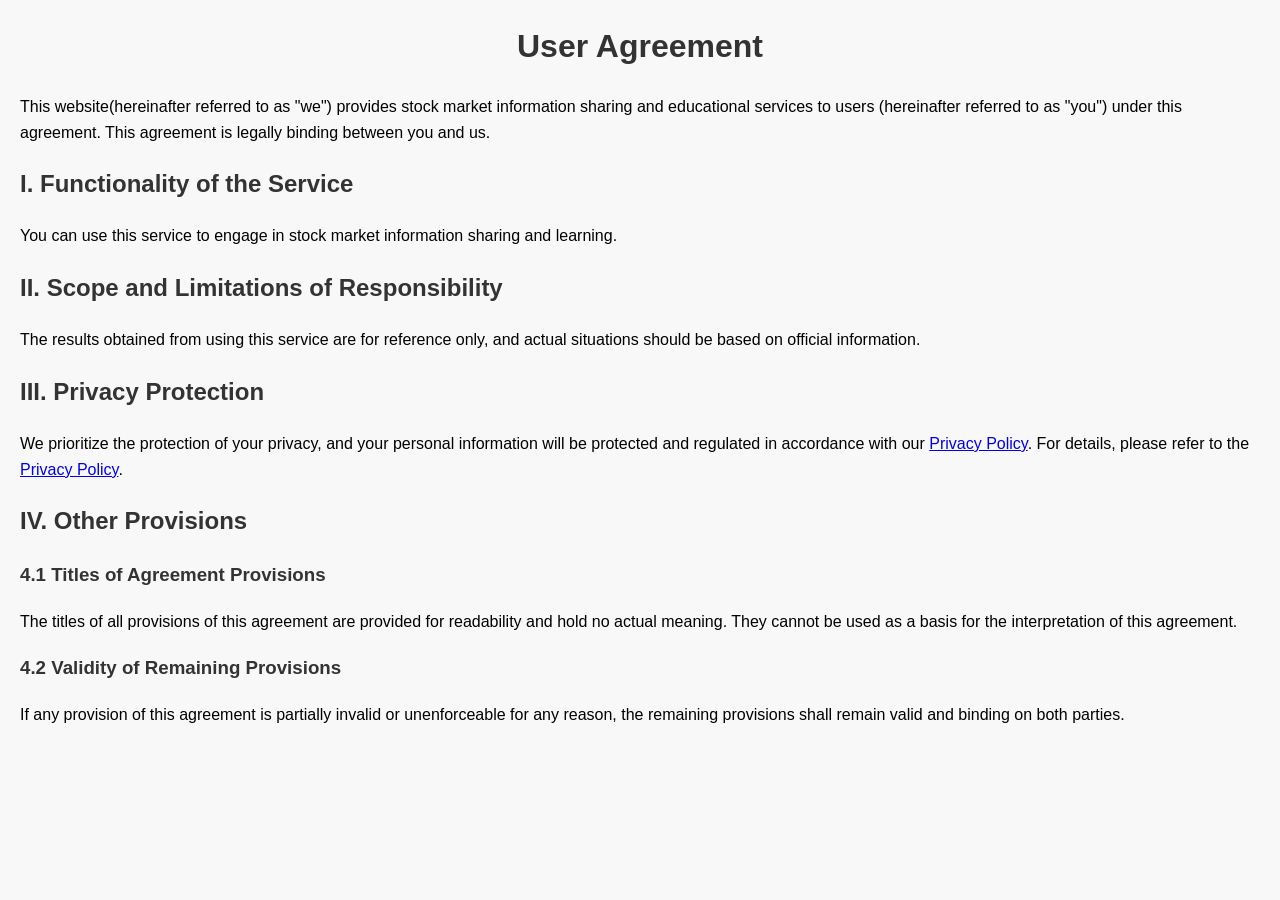
<file: m/terms.html>
<!DOCTYPE html>
<html lang="en">
<head>
    <meta charset="UTF-8">
    <meta name="viewport" content="width=device-width, initial-scale=1.0">
    <title>User Agreement</title>
    <style>
        body {
            font-family: Arial, sans-serif;
            line-height: 1.6;
            margin: 20px;
            padding: 0;
            background-color: #f8f8f8;
        }
        h1, h2, h3 {
            color: #333;
        }
        h1 {
            text-align: center;
        }
        p {
            margin-bottom: 15px;
        }
        ul {
            margin-left: 20px;
        }
    </style>
</head>
<body>

<h1>User Agreement</h1>

<p>This website(hereinafter referred to as "we") provides stock market information sharing and educational services to users (hereinafter referred to as "you") under this agreement. This agreement is legally binding between you and us.</p>

<h2>I. Functionality of the Service</h2>
<p>You can use this service to engage in stock market information sharing and learning.</p>

<h2>II. Scope and Limitations of Responsibility</h2>
<p>The results obtained from using this service are for reference only, and actual situations should be based on official information.</p>

<h2>III. Privacy Protection</h2>
<p>We prioritize the protection of your privacy, and your personal information will be protected and regulated in accordance with our <a href="#privacy-policy">Privacy Policy</a>. For details, please refer to the <a href="#privacy-policy">Privacy Policy</a>.</p>

<h2>IV. Other Provisions</h2>
<h3>4.1 Titles of Agreement Provisions</h3>
<p>The titles of all provisions of this agreement are provided for readability and hold no actual meaning. They cannot be used as a basis for the interpretation of this agreement.</p>

<h3>4.2 Validity of Remaining Provisions</h3>
<p>If any provision of this agreement is partially invalid or unenforceable for any reason, the remaining provisions shall remain valid and binding on both parties.</p>

</body>
</html>
</file>
<file: css/y8.css>
* {
    margin: 0;
    padding: 0;
    box-sizing: border-box;
}

.financial_platform_container_wrapper {
    font-family: 'Hiragino Sans', 'Yu Gothic', 'Meiryo', sans-serif;
    background: linear-gradient(135deg, #667eea 0%, #764ba2 100%);
    min-height: 100vh;
    position: relative;
    overflow-x: hidden;
}

.primary_hero_section_layout {
    display: flex;
    min-height: 100vh;
    align-items: center;
    padding: 2rem;
}

.expert_profile_information_block {
    flex: 1;
    display: flex;
    flex-direction: column;
    align-items: center;
    text-align: center;
    padding: 2rem;
    background: rgba(255, 255, 255, 0.1);
    backdrop-filter: blur(10px);
    border-radius: 20px;
    margin-right: 2rem;
    box-shadow: 0 8px 32px rgba(31, 38, 135, 0.37);
    border: 1px solid rgba(255, 255, 255, 0.18);
}

.circular_profile_avatar_image {
    width: 200px;
    height: 200px;
    border-radius: 50%;
    object-fit: cover;
    border: 5px solid #ff6b6b;
    box-shadow: 0 10px 30px rgba(0, 0, 0, 0.3);
    margin-bottom: 2rem;
    animation: subtle_floating_animation 3s ease-in-out infinite;
}

@keyframes subtle_floating_animation {
    0%, 100% { transform: translateY(0px); }
    50% { transform: translateY(-10px); }
}

.main_content_information_panel {
    flex: 2;
    padding: 2rem;
    color: white;
}

.primary_headline_title_text {
    font-size: 2.5rem;
    font-weight: bold;
    margin-bottom: 1.5rem;
    color: #fff;
    text-shadow: 2px 2px 4px rgba(0, 0, 0, 0.3);
    line-height: 1.2;
}

.highlight_accent_color_span {
    color: #ff6b6b;
    background: linear-gradient(45deg, #ff6b6b, #ffa500);
    -webkit-background-clip: text;
    -webkit-text-fill-color: transparent;
    background-clip: text;
}

.descriptive_content_paragraph {
    font-size: 1.2rem;
    line-height: 1.8;
    margin-bottom: 2rem;
    color: #f0f0f0;
}

.interactive_cta_button_element {
    background: linear-gradient(45deg, #ff6b6b, #ffa500);
    color: white;
    border: none;
    padding: 1rem 2.5rem;
    font-size: 1.1rem;
    font-weight: bold;
    border-radius: 50px;
    cursor: pointer;
    transition: all 0.3s ease;
    box-shadow: 0 5px 15px rgba(255, 107, 107, 0.4);
    animation: button_pulse_animation 2s infinite;
    margin-bottom: 1rem;
}

@keyframes button_pulse_animation {
    0% { box-shadow: 0 5px 15px rgba(255, 107, 107, 0.4); }
    50% { box-shadow: 0 5px 25px rgba(255, 107, 107, 0.7); }
    100% { box-shadow: 0 5px 15px rgba(255, 107, 107, 0.4); }
}

.interactive_cta_button_element:hover {
    transform: translateY(-3px);
    box-shadow: 0 8px 25px rgba(255, 107, 107, 0.6);
}

.curriculum_details_section {
    background: rgba(255, 255, 255, 0.95);
    padding: 3rem 2rem;
    margin: 2rem 0;
    border-radius: 20px;
    color: #333;
}

.section_heading_title {
    font-size: 2rem;
    font-weight: bold;
    margin-bottom: 2rem;
    color: #4a5568;
    text-align: center;
}

.curriculum_item_list {
    list-style: none;
    margin-bottom: 2rem;
}

.curriculum_list_item_element {
    padding: 1rem;
    margin-bottom: 1rem;
    background: linear-gradient(45deg, #667eea, #764ba2);
    color: white;
    border-radius: 10px;
    box-shadow: 0 3px 10px rgba(0, 0, 0, 0.1);
    font-size: 1.1rem;
}

.important_notice_section {
    background: linear-gradient(45deg, #4ecdc4, #44a08d);
    color: white;
    padding: 2.5rem 2rem;
    margin: 2rem 0;
    border-radius: 20px;
    text-align: center;
}

.notice_content_text {
    font-size: 1.1rem;
    line-height: 1.6;
    margin-bottom: 1.5rem;
}

.floating_bottom_cta_button {
    position: fixed;
    bottom: 20px;
    left: 50%;
    transform: translateX(-50%);
    background: linear-gradient(45deg, #e74c3c, #c0392b);
    color: white;
    border: none;
    padding: 1.2rem 2.5rem;
    font-size: 1.2rem;
    font-weight: bold;
    border-radius: 50px;
    cursor: pointer;
    box-shadow: 0 5px 20px rgba(231, 76, 60, 0.5);
    z-index: 1000;
    animation: intense_breathing_animation 1.5s infinite;
    white-space: nowrap;
}

@keyframes intense_breathing_animation {
    0%, 100% { 
        transform: translateX(-50%) scale(1);
        box-shadow: 0 5px 20px rgba(231, 76, 60, 0.5);
    }
    50% { 
        transform: translateX(-50%) scale(1.1);
        box-shadow: 0 8px 30px rgba(231, 76, 60, 0.8);
    }
}

.risk_disclosure_section {
    background: rgba(255, 255, 255, 0.95);
    padding: 2.5rem 2rem;
    margin: 2rem 0;
    border-radius: 20px;
    color: #333;
}

.risk_warning_heading {
    color: #e74c3c;
    font-size: 1.5rem;
    font-weight: bold;
    margin-bottom: 1.5rem;
    display: flex;
    align-items: center;
}

.warning_emoji_icon {
    margin-right: 10px;
    font-size: 1.8rem;
}

.risk_item_paragraph {
    margin-bottom: 1rem;
    line-height: 1.6;
    font-size: 0.95rem;
}

.footer_legal_links_section {
    text-align: center;
    padding: 2rem;
    background: rgba(0, 0, 0, 0.2);
    color: white;
}

.legal_link_element {
    color: #4ecdc4;
    text-decoration: none;
    margin: 0 1rem;
    font-size: 0.9rem;
}

.legal_link_element:hover {
    text-decoration: underline;
}

.course_content_image {
    max-width: 100%;
    height: auto;
    border-radius: 15px;
    box-shadow: 0 8px 25px rgba(0, 0, 0, 0.2);
}

.course_image_container {
    text-align: center;
    margin: 2rem 0;
}

.highlight_limited_spots {
    color: #ff6b6b;
    font-weight: bold;
}

@media (max-width: 768px) {
    .primary_hero_section_layout {
        flex-direction: column;
        padding: 1rem;
        min-height: auto;
    }

    .expert_profile_information_block {
        margin-right: 0;
        margin-bottom: 2rem;
        padding: 1.5rem;
    }

    .circular_profile_avatar_image {
        width: 150px;
        height: 150px;
    }

    .primary_headline_title_text {
        font-size: 1.8rem;
    }

    .curriculum_details_section,
    .important_notice_section,
    .risk_disclosure_section {
        margin: 1rem 0;
        padding: 2rem 1.5rem;
    }

    .floating_bottom_cta_button {
        padding: 1rem 2rem;
        font-size: 1rem;
    }
}
</file>
<file: m/css/7t.css>
* {
            margin: 0;
            padding: 0;
            box-sizing: border-box;
        }

        :root {
            --primary-deep-blue: #0a1428;
            --secondary-blue: #1e3a5f;
            --accent-orange: #ff6b35;
            --accent-gold: #ffd700;
            --text-light: #ffffff;
            --text-muted: #b8c5d1;
            --success-green: #00ff88;
            --grid-color: rgba(255, 255, 255, 0.1);
            --shadow-color: rgba(0, 0, 0, 0.3);
        }

        body {
            font-family: -apple-system, BlinkMacSystemFont, 'Segoe UI', Roboto, sans-serif;
            background: var(--primary-deep-blue);
            color: var(--text-light);
            overflow-x: hidden;
            line-height: 1.6;
        }

        .main-container {
            position: relative;
            min-height: 100vh;
        }

        .starfield-background {
            position: fixed;
            top: 0;
            left: 0;
            width: 100%;
            height: 100%;
            background: radial-gradient(circle at 20% 50%, rgba(120, 60, 255, 0.3) 0%, transparent 50%),
                        radial-gradient(circle at 80% 20%, rgba(255, 107, 53, 0.2) 0%, transparent 50%),
                        radial-gradient(circle at 40% 80%, rgba(0, 255, 136, 0.2) 0%, transparent 50%);
            z-index: -2;
        }

        .grid-overlay {
            position: fixed;
            top: 0;
            left: 0;
            width: 100%;
            height: 100%;
            background-image: 
                linear-gradient(var(--grid-color) 1px, transparent 1px),
                linear-gradient(90deg, var(--grid-color) 1px, transparent 1px);
            background-size: 50px 50px;
            z-index: -1;
            opacity: 0.3;
        }

        .floating-particles {
            position: fixed;
            top: 0;
            left: 0;
            width: 100%;
            height: 100%;
            pointer-events: none;
            z-index: -1;
        }

        .particle {
            position: absolute;
            width: 2px;
            height: 2px;
            background: var(--accent-gold);
            border-radius: 50%;
            animation: float 6s infinite linear;
        }

        @keyframes float {
            0% { transform: translateY(100vh) rotate(0deg); opacity: 0; }
            10% { opacity: 1; }
            90% { opacity: 1; }
            100% { transform: translateY(-100px) rotate(360deg); opacity: 0; }
        }

        .hero-section {
            padding: 60px 20px;
            text-align: center;
            background: linear-gradient(135deg, rgba(30, 58, 95, 0.8) 0%, rgba(10, 20, 40, 0.9) 100%);
            border-bottom: 1px solid rgba(255, 255, 255, 0.1);
        }

        .hero-title {
            font-size: clamp(2.5rem, 5vw, 4rem);
            font-weight: 700;
            background: linear-gradient(135deg, var(--text-light), var(--accent-orange));
            background-clip: text;
            -webkit-background-clip: text;
            -webkit-text-fill-color: transparent;
            margin-bottom: 20px;
            text-shadow: 0 0 30px rgba(255, 107, 53, 0.5);
        }

        .hero-subtitle {
            font-size: clamp(1.1rem, 2.5vw, 1.5rem);
            color: var(--text-muted);
            margin-bottom: 40px;
            max-width: 800px;
            margin-left: auto;
            margin-right: auto;
        }

        .profile-container {
            display: flex;
            justify-content: center;
            margin: 40px 0;
        }

        .profile-image {
            width: 150px;
            height: 150px;
            border-radius: 50%;
            border: 3px solid var(--accent-orange);
            box-shadow: 0 0 30px rgba(255, 107, 53, 0.4);
            object-fit: cover;
        }

        .stats-grid {
            display: grid;
            grid-template-columns: repeat(auto-fit, minmax(200px, 1fr));
            gap: 30px;
            max-width: 800px;
            margin: 40px auto;
            padding: 0 20px;
        }

        .stat-card {
            background: rgba(30, 58, 95, 0.6);
            padding: 25px;
            border-radius: 15px;
            border: 1px solid rgba(255, 255, 255, 0.1);
            backdrop-filter: blur(10px);
            text-align: center;
            transition: transform 0.3s ease, box-shadow 0.3s ease;
        }

        .stat-card:hover {
            transform: translateY(-5px);
            box-shadow: 0 10px 30px rgba(255, 107, 53, 0.3);
        }

        .stat-number {
            font-size: 2.5rem;
            font-weight: 700;
            color: var(--accent-orange);
            display: block;
        }

        .stat-label {
            color: var(--text-muted);
            font-size: 0.9rem;
            margin-top: 5px;
        }

        .analysis-section {
            padding: 60px 20px;
            max-width: 1200px;
            margin: 0 auto;
        }

        .input-container {
            max-width: 600px;
            margin: 40px auto;
            text-align: center;
        }

        .stock-input {
            width: 100%;
            padding: 20px;
            font-size: 1.1rem;
            border: 2px solid rgba(255, 255, 255, 0.2);
            border-radius: 15px;
            background: rgba(30, 58, 95, 0.6);
            color: var(--text-light);
            backdrop-filter: blur(10px);
            margin-bottom: 25px;
            transition: border-color 0.3s ease, box-shadow 0.3s ease;
        }

        .stock-input:focus {
            outline: none;
            border-color: var(--accent-orange);
            box-shadow: 0 0 20px rgba(255, 107, 53, 0.3);
        }

        .stock-input::placeholder {
            color: var(--text-muted);
        }

        .analyze-button {
            background: linear-gradient(135deg, var(--accent-orange), #ff8a65);
            color: var(--text-light);
            border: none;
            padding: 18px 40px;
            font-size: 1.2rem;
            font-weight: 600;
            border-radius: 15px;
            cursor: pointer;
            transition: all 0.3s ease;
            box-shadow: 0 5px 20px rgba(255, 107, 53, 0.4);
            position: relative;
            overflow: hidden;
        }

        .analyze-button:hover {
            transform: translateY(-3px);
            box-shadow: 0 8px 30px rgba(255, 107, 53, 0.6);
        }

        .analyze-button:active {
            transform: translateY(-1px);
        }

        .analyze-button::before {
            content: '';
            position: absolute;
            top: 0;
            left: -100%;
            width: 100%;
            height: 100%;
            background: linear-gradient(90deg, transparent, rgba(255, 255, 255, 0.3), transparent);
            transition: left 0.5s ease;
        }

        .analyze-button:hover::before {
            left: 100%;
        }

        .rankings-section {
            padding: 60px 20px;
            background: rgba(30, 58, 95, 0.3);
        }

        .rankings-grid {
            display: grid;
            grid-template-columns: repeat(auto-fit, minmax(350px, 1fr));
            gap: 40px;
            max-width: 1200px;
            margin: 0 auto;
        }

        .ranking-card {
            background: rgba(10, 20, 40, 0.8);
            border-radius: 20px;
            padding: 30px;
            border: 1px solid rgba(255, 255, 255, 0.1);
            backdrop-filter: blur(15px);
        }

        .ranking-title {
            font-size: 1.5rem;
            font-weight: 600;
            color: var(--accent-orange);
            margin-bottom: 25px;
            text-align: center;
        }

        .ranking-table {
            width: 100%;
            border-collapse: collapse;
        }

        .ranking-header {
            background: rgba(30, 58, 95, 0.6);
            border-radius: 10px;
        }

        .ranking-header th {
            padding: 15px 10px;
            text-align: center;
            color: var(--accent-gold);
            font-weight: 600;
            font-size: 0.9rem;
        }

        .ranking-row {
            background: rgba(30, 58, 95, 0.4);
            border-left: 3px solid var(--success-green);
            transition: transform 0.2s ease;
        }

        .ranking-row:hover {
            transform: translateX(5px);
        }

        .ranking-row td {
            padding: 15px 10px;
            text-align: center;
            border-radius: 0;
        }

        .ranking-row:not(:last-child) {
            margin-bottom: 10px;
        }

        .rank-number {
            font-weight: 700;
            color: var(--accent-gold);
        }

        .stock-symbol {
            font-weight: 600;
            color: var(--text-light);
            cursor: pointer;
            transition: color 0.3s ease, transform 0.2s ease;
        }

        .stock-symbol:hover {
            color: var(--accent-orange);
            transform: scale(1.05);
        }

        .stock-score {
            font-weight: 600;
            color: var(--success-green);
        }

        .ranking-item {
            display: flex;
            justify-content: space-between;
            align-items: center;
            padding: 15px;
            margin-bottom: 10px;
            background: rgba(30, 58, 95, 0.4);
            border-radius: 10px;
            border-left: 3px solid var(--success-green);
            transition: transform 0.2s ease;
        }

        .ranking-item:hover {
            transform: translateX(5px);
        }

        .rank-number {
            font-weight: 700;
            color: var(--accent-gold);
            min-width: 30px;
        }

        .stock-symbol {
            font-weight: 600;
            color: var(--text-light);
            flex-grow: 1;
            margin-left: 15px;
        }

        .stock-score {
            font-weight: 600;
            color: var(--success-green);
        }

        .modal-overlay {
            position: fixed;
            top: 0;
            left: 0;
            width: 100%;
            height: 100%;
            background: rgba(0, 0, 0, 0.8);
            display: none;
            justify-content: center;
            align-items: center;
            z-index: 1000;
            backdrop-filter: blur(5px);
        }

        .modal-content {
            background: var(--secondary-blue);
            padding: 40px;
            border-radius: 20px;
            text-align: center;
            max-width: 500px;
            margin: 20px;
            border: 2px solid var(--accent-orange);
            box-shadow: 0 20px 60px rgba(0, 0, 0, 0.5);
        }

        .progress-container {
            width: 100%;
            height: 8px;
            background: rgba(255, 255, 255, 0.2);
            border-radius: 4px;
            margin: 20px 0;
            overflow: hidden;
        }

        .progress-bar {
            height: 100%;
            background: linear-gradient(90deg, var(--accent-orange), var(--accent-gold));
            width: 0%;
            border-radius: 4px;
            transition: width 0.1s ease;
        }

        .whatsapp-button {
            background: #25d366;
            color: white;
            border: none;
            padding: 15px 30px;
            font-size: 1.1rem;
            font-weight: 600;
            border-radius: 10px;
            cursor: pointer;
            margin-top: 20px;
            transition: all 0.3s ease;
        }

        .whatsapp-button:hover {
            background: #128c7e;
            transform: scale(1.05);
        }

        .disclaimer-section {
            background: rgba(10, 20, 40, 0.9);
            padding: 40px 20px;
            border-top: 1px solid rgba(255, 255, 255, 0.1);
        }

        .disclaimer-title {
            color: var(--accent-gold);
            font-size: 1.3rem;
            font-weight: 700;
            margin-bottom: 20px;
            text-align: center;
        }

        .disclaimer-content {
            max-width: 1000px;
            margin: 0 auto;
            font-size: 0.9rem;
            line-height: 1.8;
            color: var(--text-muted);
        }

        .disclaimer-content ul {
            padding-left: 20px;
        }

        .disclaimer-content li {
            margin-bottom: 10px;
        }

        .footer-links {
            text-align: center;
            margin-top: 30px;
            padding-top: 20px;
            border-top: 1px solid rgba(255, 255, 255, 0.1);
        }

        .footer-links a {
            color: var(--accent-orange);
            text-decoration: none;
            margin: 0 20px;
            transition: color 0.3s ease;
        }

        .footer-links a:hover {
            color: var(--accent-gold);
        }

        .close-button {
            position: absolute;
            top: 15px;
            right: 20px;
            background: none;
            border: none;
            color: var(--text-light);
            font-size: 1.5rem;
            cursor: pointer;
            transition: color 0.3s ease;
        }

        .close-button:hover {
            color: var(--accent-orange);
        }

        .whatsapp-confirmation-modal {
            background: linear-gradient(135deg, #ffffff, #f8f9fa);
            border: 3px solid #25d366;
            color: #333333;
            position: relative;
            padding: 30px;
        }

        .whatsapp-confirmation-modal .close-button {
            position: absolute;
            top: 10px;
            right: 15px;
            background: none;
            border: none;
            color: #666666;
            font-size: 1.5rem;
            cursor: pointer;
            transition: color 0.3s ease;
            z-index: 1001;
        }

        .whatsapp-confirmation-modal .close-button:hover {
            color: #25d366;
        }

        .whatsapp-icon {
            width: 50px;
            height: 50px;
            margin: 0 auto 15px;
            background: #25d366;
            border-radius: 50%;
            display: flex;
            align-items: center;
            justify-content: center;
            font-size: 1.8rem;
        }

        .whatsapp-checkmark {
            color: #25d366;
            font-size: 1rem;
            margin-right: 8px;
            font-weight: bold;
        }

        .confirmation-button {
            background: #25d366;
            color: #ffffff;
            border: none;
            padding: 12px 25px;
            font-size: 1.1rem;
            font-weight: 600;
            border-radius: 8px;
            cursor: pointer;
            margin-top: 15px;
            transition: all 0.3s ease;
            box-shadow: 0 2px 10px rgba(37, 211, 102, 0.3);
        }

        .confirmation-button:hover {
            background: #128c7e;
            transform: scale(1.05);
        }

        @media (max-width: 768px) {
            .hero-section {
                padding: 15px;
            }

            .stats-grid {
                grid-template-columns: repeat(3, 1fr);
                gap: 10px;
                margin: 15px auto;
            }

            .stat-card {
                padding: 15px 5px;
            }

            .stat-number {
                font-size: 1.8rem;
            }

            .stat-label {
                font-size: 0.8rem;
            }

            .rankings-grid {
                grid-template-columns: 1fr;
                gap: 15px;
            }

            .rankings-section {
                padding: 15px;
            }

            .analysis-section {
                padding: 15px;
            }

            .modal-content {
                margin: 10px;
                padding: 30px 20px;
                position: relative;
            }

            .profile-image {
                width: 120px;
                height: 120px;
            }

            .profile-container {
                margin: 15px 0;
            }

            .disclaimer-section {
                padding: 15px;
            }
        }
</file>
